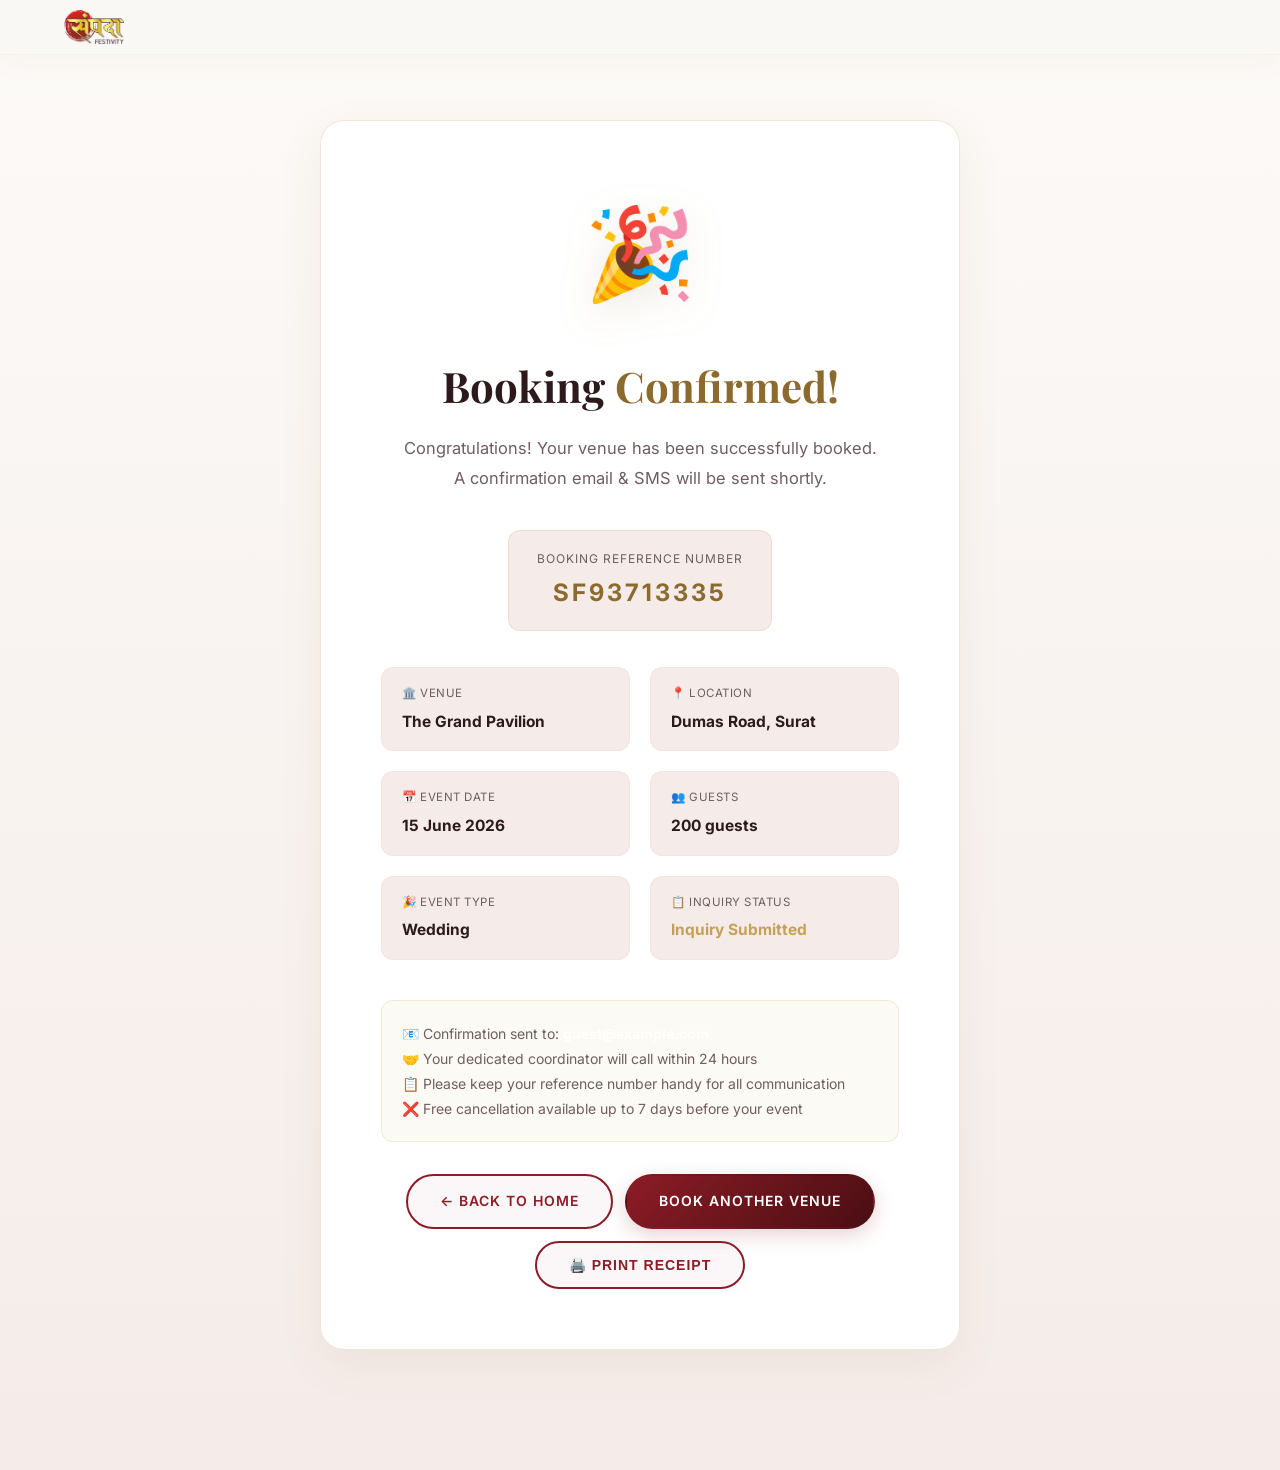
<file: confirmation.html>
<!DOCTYPE html>
<html lang="en">
<head>
  <meta charset="UTF-8"/>
  <meta name="viewport" content="width=device-width, initial-scale=1.0"/>
  <title>Booking Confirmed – Sampada Festivity</title>
  <link rel="preconnect" href="https://fonts.googleapis.com"/>
  <link href="https://fonts.googleapis.com/css2?family=Playfair+Display:wght@400;600;700&family=Inter:wght@300;400;500;600&display=swap" rel="stylesheet"/>
  <link rel="stylesheet" href="css/style.css"/>
  <link rel="icon" type="image/png" href="img/logo.png" />
</head>
<body>
<nav class="navbar scrolled">
  <div class="nav-container">
    <a href="index.html" class="logo"><img src="img/logo.png" alt="Sampada Festivity"></a>
  </div>
</nav>

<div class="confirm-page">
  <div class="confirm-card">
    <div class="confirm-icon">🎉</div>
    <h1>Booking <span class="gold">Confirmed!</span></h1>
    <p>Congratulations! Your venue has been successfully booked.<br/>
    A confirmation email & SMS will be sent shortly.</p>

    <div class="booking-ref">
      <span>Booking Reference Number</span>
      <strong id="refNum">SF00000000</strong>
    </div>

    <div class="confirm-details">
      <div class="confirm-detail-item">
        <span>🏛️ Venue</span>
        <strong id="confVenue">—</strong>
      </div>
      <div class="confirm-detail-item">
        <span>📍 Location</span>
        <strong id="confLocation">—</strong>
      </div>
      <div class="confirm-detail-item">
        <span>📅 Event Date</span>
        <strong id="confDate">—</strong>
      </div>
      <div class="confirm-detail-item">
        <span>👥 Guests</span>
        <strong id="confGuests">—</strong>
      </div>
      <div class="confirm-detail-item">
        <span>🎉 Event Type</span>
        <strong id="confType">—</strong>
      </div>
      <div class="confirm-detail-item">
        <span>📋 Inquiry Status</span>
        <strong id="confTotal" style="color:var(--gold)">Pending Availability Check</strong>
      </div>
    </div>

    <div style="background:rgba(201,168,76,.06);border:1px solid rgba(201,168,76,.2);border-radius:12px;padding:20px;margin-bottom:32px;font-size:14px;color:var(--text-muted);line-height:1.8;text-align:left;">
      📧 Confirmation sent to: <strong id="confEmail" style="color:var(--white)">—</strong><br/>
      🤝 Your dedicated coordinator will call within 24 hours<br/>
      📋 Please keep your reference number handy for all communication<br/>
      ❌ Free cancellation available up to 7 days before your event
    </div>

    <div style="display:flex;gap:12px;justify-content:center;flex-wrap:wrap;">
      <a href="index.html" class="btn btn-outline">← Back to Home</a>
      <a href="venues.html" class="btn btn-primary">Book Another Venue</a>
      <button onclick="window.print()" class="btn btn-outline">🖨️ Print Receipt</button>
    </div>
  </div>
</div>

<script>
let data = {};
try { data = JSON.parse(sessionStorage.getItem('confirmData') || '{}'); } catch(e){}

if(data.ref){
  document.getElementById('refNum').textContent = data.ref;
  document.getElementById('confVenue').textContent = data.venueName || '—';
  document.getElementById('confLocation').textContent = data.venueLocation || '—';
  document.getElementById('confDate').textContent = data.date ? new Date(data.date).toLocaleDateString('en-IN',{dateStyle:'long'}) : '—';
  document.getElementById('confGuests').textContent = data.guests ? data.guests + ' guests' : '—';
  document.getElementById('confType').textContent = data.type || '—';
  document.getElementById('confTotal').textContent = 'Inquiry Submitted';
  document.getElementById('confEmail').textContent = data.email || '—';
  document.title = `Booking ${data.ref} Confirmed – Sampada Festivity`;
} else {
  // Demo mode
  document.getElementById('refNum').textContent = 'SF' + Math.random().toString().slice(2,10).toUpperCase();
  document.getElementById('confVenue').textContent = 'The Grand Pavilion';
  document.getElementById('confLocation').textContent = 'Dumas Road, Surat';
  document.getElementById('confDate').textContent = '15 June 2026';
  document.getElementById('confGuests').textContent = '200 guests';
  document.getElementById('confType').textContent = 'Wedding';
  document.getElementById('confTotal').textContent = 'Inquiry Submitted';
  document.getElementById('confEmail').textContent = 'guest@example.com';
}
</script>
</body>
</html>
</file>
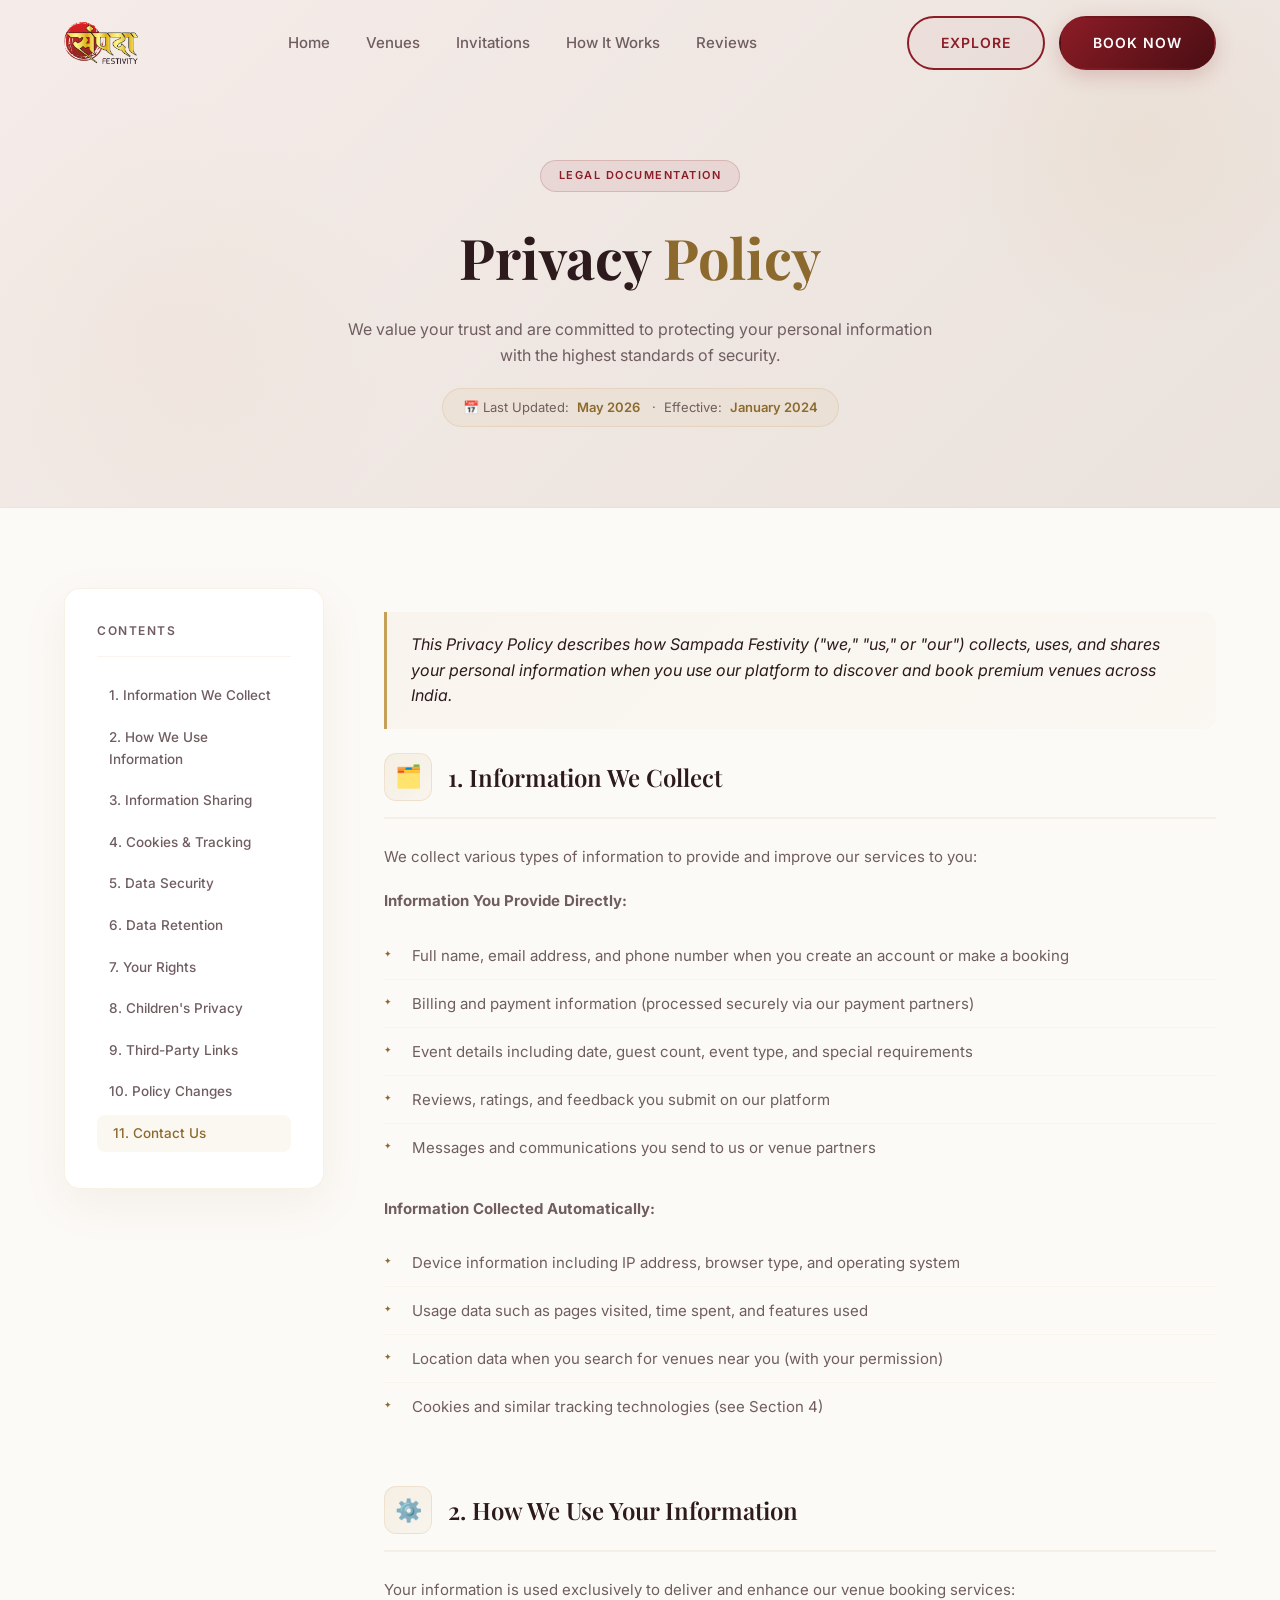
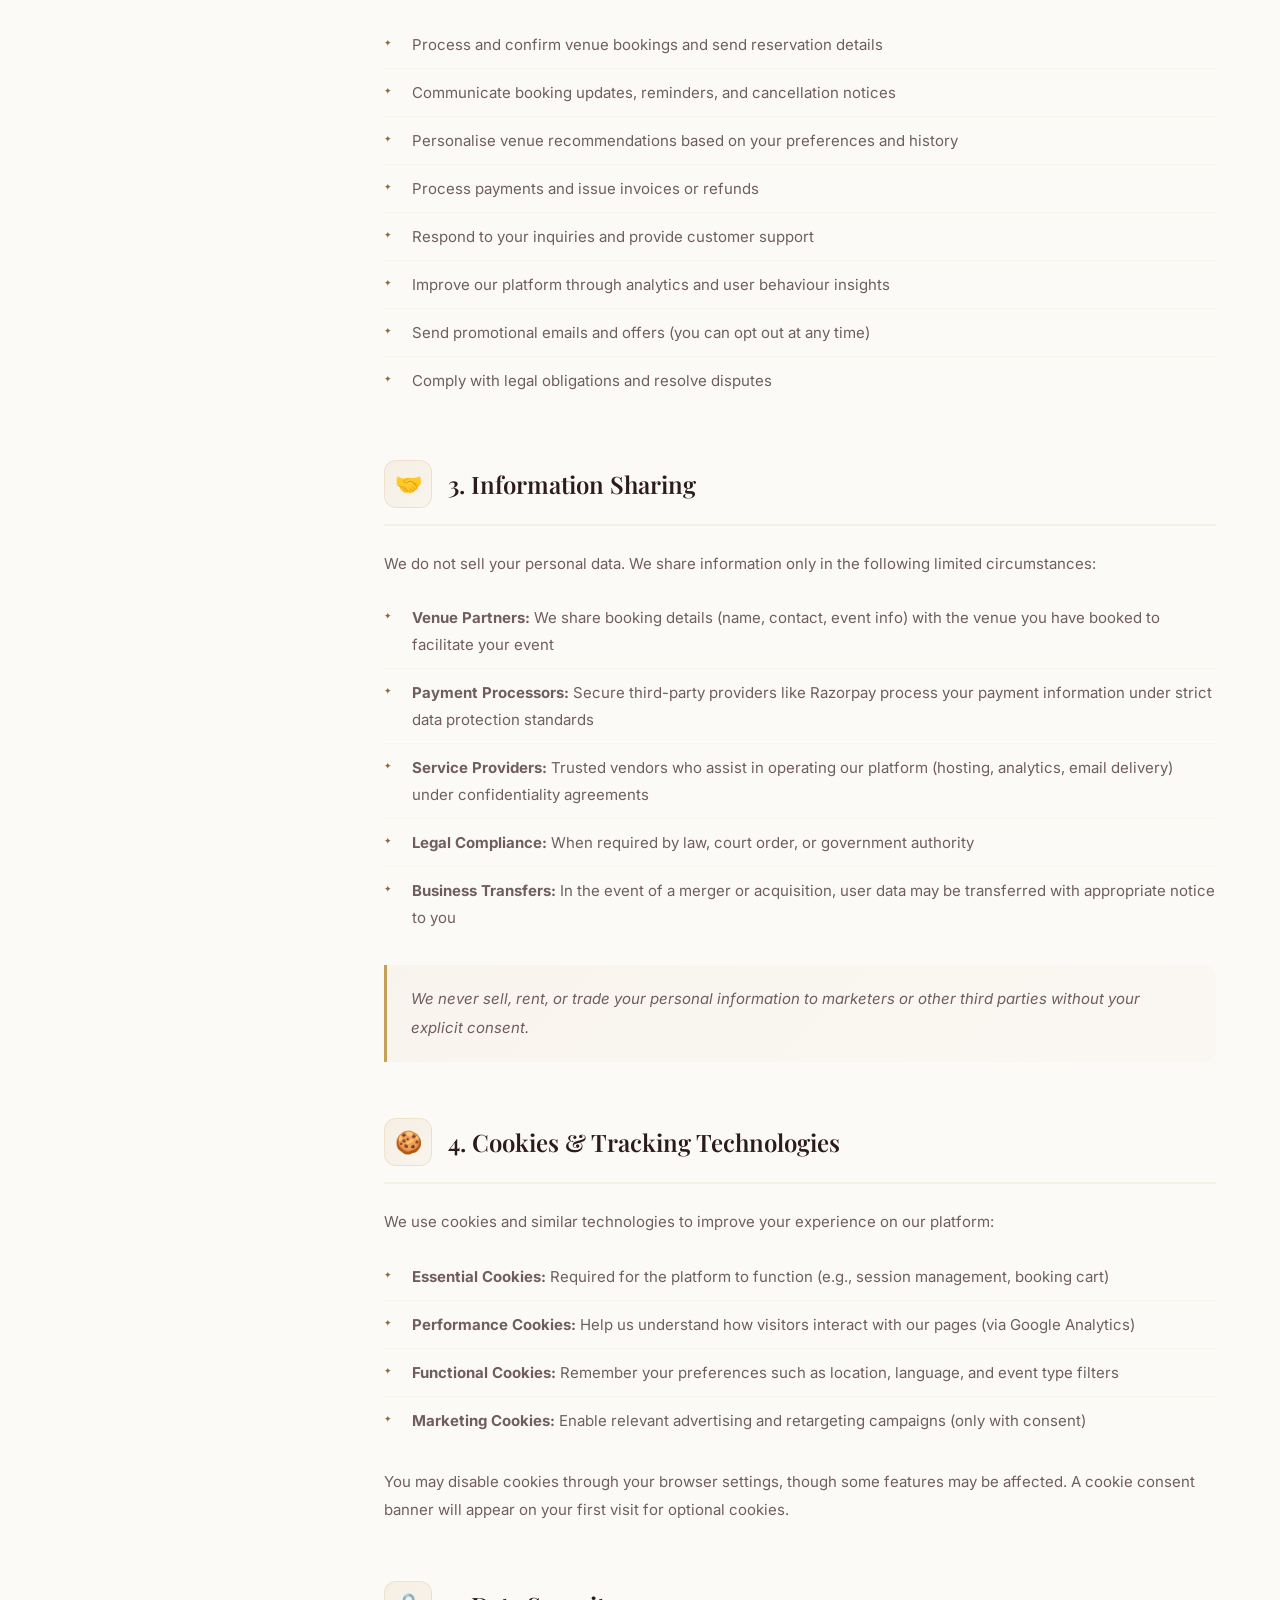
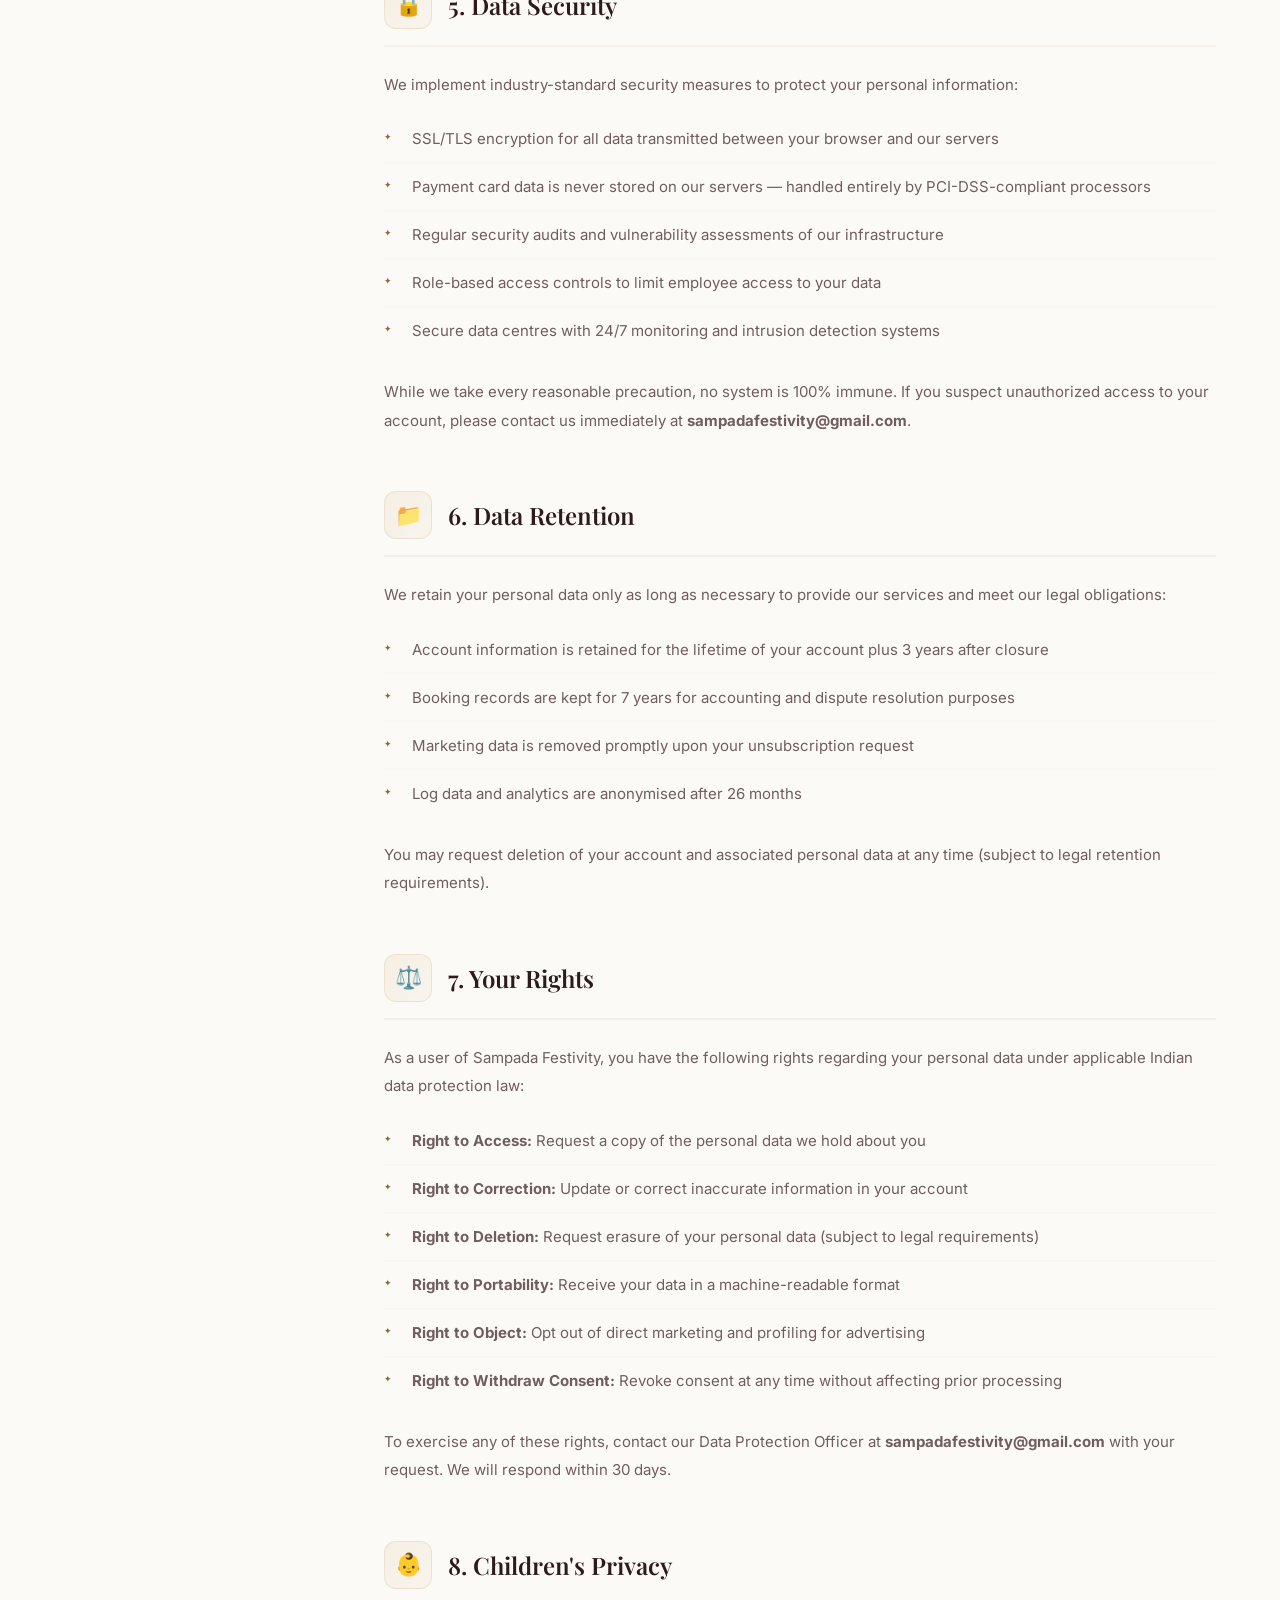
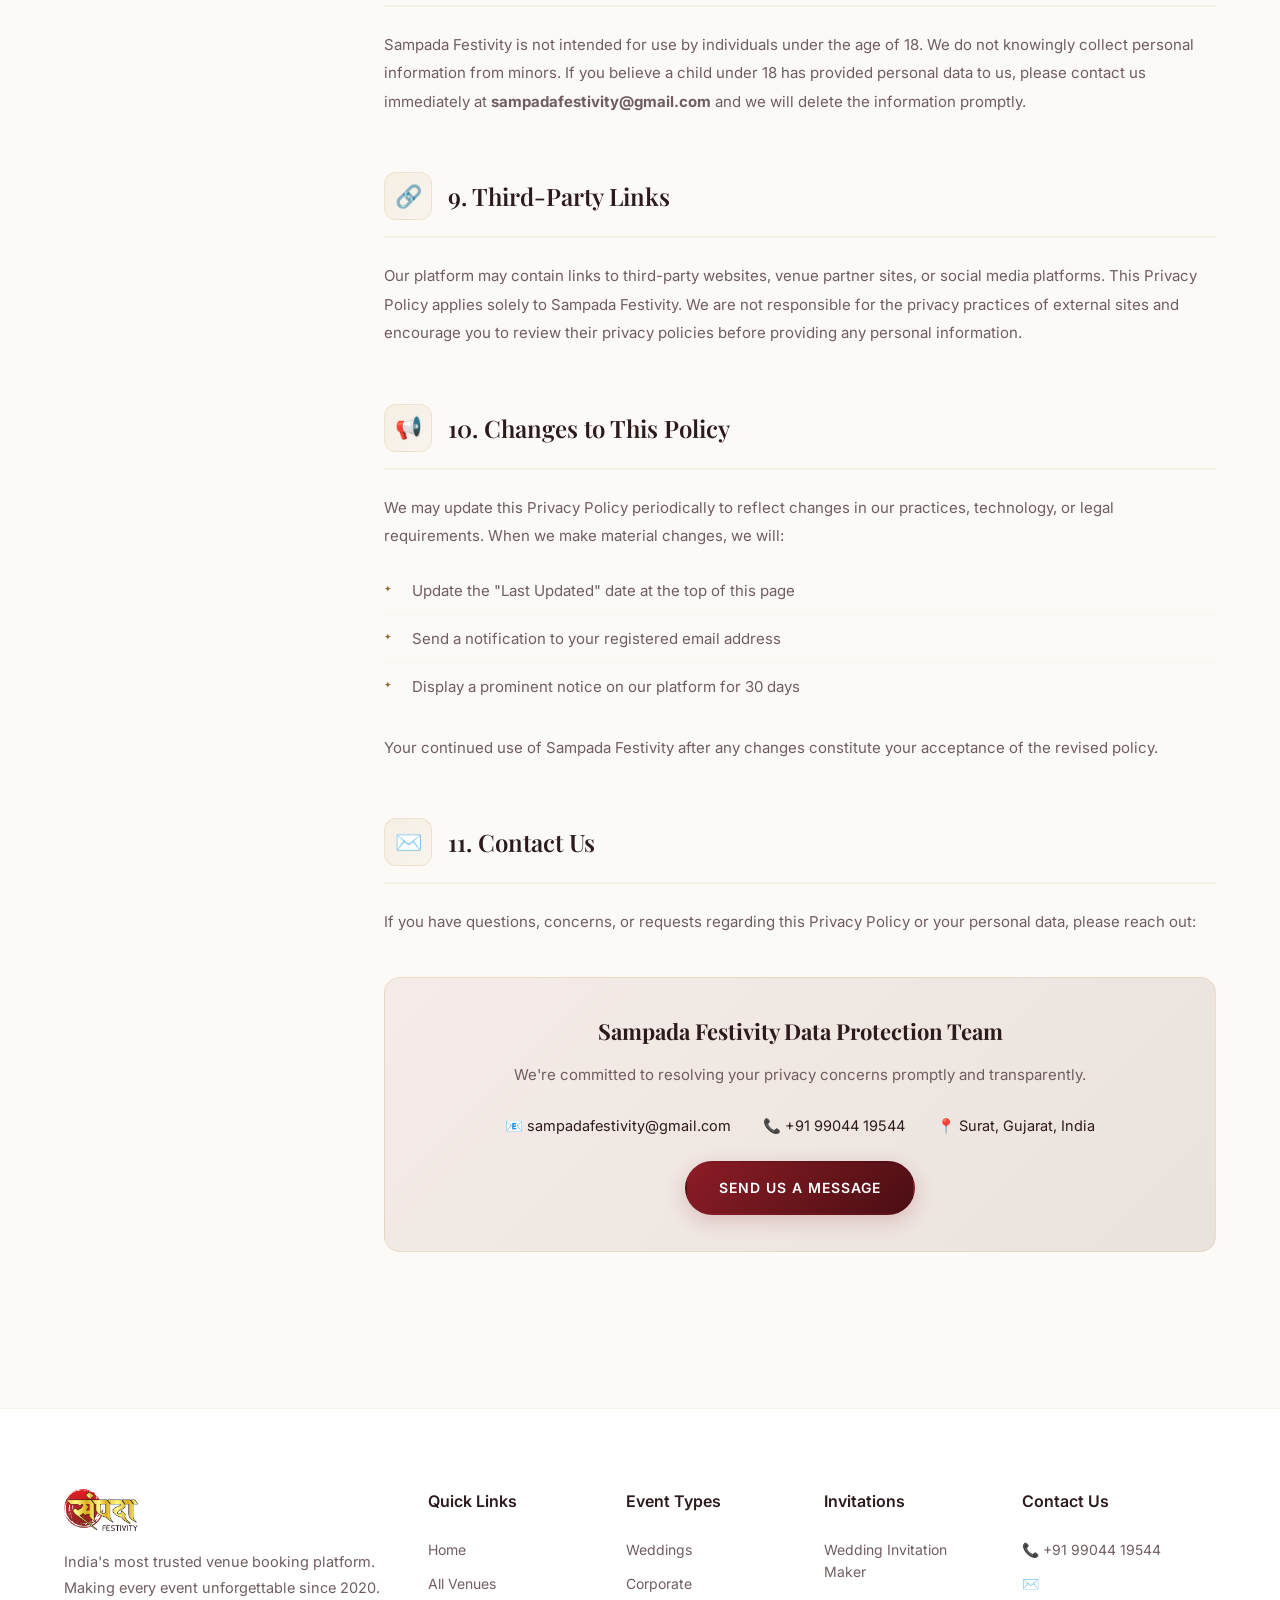
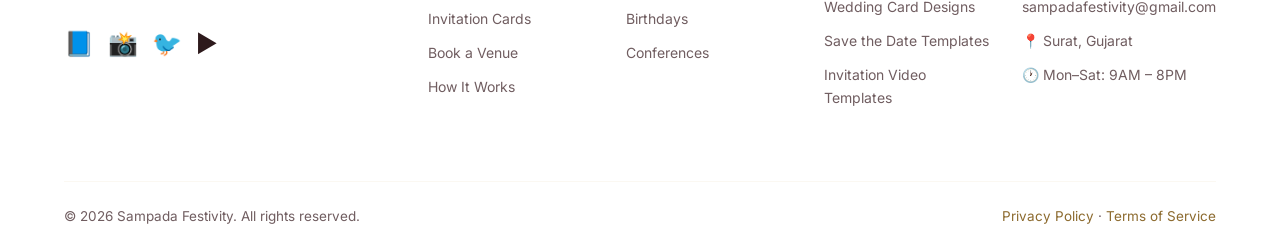
<file: privacy-policy.html>
<!DOCTYPE html>
<html lang="en">

<head>
  <meta charset="UTF-8" />
  <meta name="viewport" content="width=device-width, initial-scale=1.0" />
  <title>Privacy Policy – Sampada Festivity</title>
  <meta name="description"
    content="Sampada Festivity Privacy Policy to understand how we collect, use, and protect your personal information." />
  <link rel="preconnect" href="https://fonts.googleapis.com" />
  <link
    href="https://fonts.googleapis.com/css2?family=Playfair+Display:wght@400;600;700&family=Inter:wght@300;400;500;600&display=swap"
    rel="stylesheet" />
  <link rel="stylesheet" href="css/style.css" />
  <link rel="icon" type="image/png" href="img/logo.png" />
  <style>
    /* ===== POLICY PAGE SPECIFIC STYLES ===== */
    .policy-hero {
      padding: 160px 0 80px;
      background: linear-gradient(135deg, var(--bg-secondary) 0%, var(--bg-tertiary) 100%);
      text-align: center;
      position: relative;
      overflow: hidden;
      border-bottom: 1px solid rgba(197, 160, 89, 0.12);
    }

    .policy-hero::before {
      content: '';
      position: absolute;
      top: -60px;
      right: -60px;
      width: 400px;
      height: 400px;
      background: radial-gradient(circle, rgba(197, 160, 89, 0.08) 0%, transparent 70%);
      border-radius: 50%;
    }

    .policy-hero::after {
      content: '';
      position: absolute;
      bottom: -80px;
      left: -80px;
      width: 500px;
      height: 500px;
      background: radial-gradient(circle, rgba(197, 160, 89, 0.05) 0%, transparent 70%);
      border-radius: 50%;
    }

    .policy-hero-inner {
      position: relative;
      z-index: 2;
    }

    .policy-hero .section-tag {
      margin-bottom: 20px;
    }

    .policy-hero h1 {
      font-family: 'Playfair Display', serif;
      font-size: clamp(36px, 5vw, 56px);
      color: var(--text);
      margin-bottom: 16px;
      font-weight: 700;
    }

    .policy-hero h1 span {
      color: var(--gold-dark);
    }

    .policy-hero p {
      color: var(--text-muted);
      font-size: 16px;
      max-width: 600px;
      margin: 0 auto;
    }

    .policy-meta {
      display: inline-flex;
      align-items: center;
      gap: 8px;
      background: rgba(197, 160, 89, 0.08);
      border: 1px solid rgba(197, 160, 89, 0.2);
      border-radius: 50px;
      padding: 8px 20px;
      font-size: 13px;
      color: var(--text-muted);
      margin-top: 20px;
    }

    .policy-meta span {
      color: var(--gold-dark);
      font-weight: 600;
    }

    /* Policy Layout */
    .policy-layout {
      display: grid;
      grid-template-columns: 260px 1fr;
      gap: 60px;
      padding: 80px 0 100px;
      align-items: start;
    }

    /* Sticky TOC Sidebar */
    .policy-toc {
      position: sticky;
      top: 110px;
      background: var(--white);
      border: 1px solid rgba(197, 160, 89, 0.15);
      border-radius: var(--radius);
      padding: 32px;
      box-shadow: var(--shadow);
    }

    .policy-toc h3 {
      font-size: 12px;
      text-transform: uppercase;
      letter-spacing: 1.5px;
      color: var(--text-muted);
      font-weight: 600;
      margin-bottom: 20px;
      padding-bottom: 16px;
      border-bottom: 1px solid rgba(197, 160, 89, 0.1);
    }

    .policy-toc ul {
      list-style: none;
    }

    .policy-toc ul li {
      margin-bottom: 4px;
    }

    .policy-toc ul li a {
      display: block;
      font-size: 13.5px;
      color: var(--text-muted);
      padding: 8px 12px;
      border-radius: 8px;
      transition: all 0.25s;
      font-weight: 500;
    }

    .policy-toc ul li a:hover,
    .policy-toc ul li a.active-toc {
      background: rgba(197, 160, 89, 0.08);
      color: var(--gold-dark);
      padding-left: 16px;
    }

    /* Policy Content */
    .policy-content {
      min-width: 0;
    }

    .policy-section {
      margin-bottom: 56px;
      scroll-margin-top: 120px;
    }

    .policy-section-header {
      display: flex;
      align-items: center;
      gap: 16px;
      margin-bottom: 24px;
      padding-bottom: 16px;
      border-bottom: 2px solid rgba(197, 160, 89, 0.12);
    }

    .policy-icon {
      width: 48px;
      height: 48px;
      background: linear-gradient(135deg, rgba(197, 160, 89, 0.12), rgba(197, 160, 89, 0.06));
      border: 1px solid rgba(197, 160, 89, 0.2);
      border-radius: 12px;
      display: flex;
      align-items: center;
      justify-content: center;
      font-size: 22px;
      flex-shrink: 0;
    }

    .policy-section h2 {
      font-family: 'Playfair Display', serif;
      font-size: 24px;
      color: var(--text);
      font-weight: 600;
    }

    .policy-section p {
      color: var(--text-muted);
      font-size: 15px;
      line-height: 1.9;
      margin-bottom: 16px;
    }

    .policy-section ul {
      list-style: none;
      padding: 0;
      margin: 16px 0 24px;
    }

    .policy-section ul li {
      color: var(--text-muted);
      font-size: 15px;
      line-height: 1.8;
      padding: 10px 0 10px 28px;
      border-bottom: 1px solid rgba(197, 160, 89, 0.06);
      position: relative;
    }

    .policy-section ul li::before {
      content: '✦';
      position: absolute;
      left: 0;
      color: var(--gold-dark);
      font-size: 9px;
      top: 14px;
    }

    .policy-section ul li:last-child {
      border-bottom: none;
    }

    .policy-highlight {
      background: linear-gradient(135deg, rgba(197, 160, 89, 0.06), rgba(197, 160, 89, 0.03));
      border-left: 3px solid var(--gold);
      border-radius: 0 12px 12px 0;
      padding: 20px 24px;
      margin: 24px 0;
    }

    .policy-highlight p {
      margin-bottom: 0;
      font-style: italic;
    }

    .policy-contact-card {
      background: linear-gradient(135deg, var(--bg-secondary), var(--bg-tertiary));
      border: 1px solid rgba(197, 160, 89, 0.2);
      border-radius: var(--radius);
      padding: 36px;
      text-align: center;
      margin-top: 40px;
    }

    .policy-contact-card h3 {
      font-family: 'Playfair Display', serif;
      font-size: 22px;
      margin-bottom: 12px;
      color: var(--text);
    }

    .policy-contact-card p {
      color: var(--text-muted);
      margin-bottom: 24px;
    }

    .contact-details {
      display: flex;
      justify-content: center;
      gap: 32px;
      flex-wrap: wrap;
      margin-bottom: 24px;
    }

    .contact-item {
      display: flex;
      align-items: center;
      gap: 8px;
      font-size: 14.5px;
      color: var(--text);
    }

    /* Responsive */
    @media (max-width: 900px) {
      .policy-layout {
        grid-template-columns: 1fr;
      }

      .policy-toc {
        position: static;
        display: none;
      }
    }
  </style>
</head>

<body>

  <!-- NAVBAR -->
  <nav class="navbar scrolled" id="navbar">
    <div class="nav-container">
      <a href="index.html" class="logo"><img src="img/logo.png" alt="Sampada Festivity"></a>
      <ul class="nav-links">
        <li><a href="index.html">Home</a></li>
        <li><a href="venues.html">Venues</a></li>
        <li><a href="invitations.html">Invitations</a></li>
        <li><a href="index.html#how-it-works">How It Works</a></li>
        <li><a href="index.html#testimonials">Reviews</a></li>
      </ul>
      <div class="nav-actions">
        <a href="venues.html" class="btn btn-outline">Explore</a>
        <a href="booking.html" class="btn btn-primary">Book Now</a>
      </div>
      <button class="hamburger" id="hamburger">&#9776;</button>
    </div>
  </nav>

  <!-- HERO -->
  <section class="policy-hero">
    <div class="container policy-hero-inner">
      <span class="section-tag">Legal Documentation</span>
      <h1>Privacy <span>Policy</span></h1>
      <p>We value your trust and are committed to protecting your personal information with the highest standards of
        security.</p>
      <div class="policy-meta">📅 Last Updated: <span>May 2026</span> &nbsp;·&nbsp; Effective: <span>January 2024</span>
      </div>
    </div>
  </section>

  <!-- POLICY BODY -->
  <section>
    <div class="container">
      <div class="policy-layout">

        <!-- TABLE OF CONTENTS -->
        <aside class="policy-toc">
          <h3>Contents</h3>
          <ul>
            <li><a href="#information-collect" class="active-toc">1. Information We Collect</a></li>
            <li><a href="#how-we-use">2. How We Use Information</a></li>
            <li><a href="#sharing">3. Information Sharing</a></li>
            <li><a href="#cookies">4. Cookies & Tracking</a></li>
            <li><a href="#security">5. Data Security</a></li>
            <li><a href="#retention">6. Data Retention</a></li>
            <li><a href="#your-rights">7. Your Rights</a></li>
            <li><a href="#children">8. Children's Privacy</a></li>
            <li><a href="#third-party">9. Third-Party Links</a></li>
            <li><a href="#changes">10. Policy Changes</a></li>
            <li><a href="#contact-privacy">11. Contact Us</a></li>
          </ul>
        </aside>

        <!-- MAIN CONTENT -->
        <div class="policy-content">

          <div class="policy-highlight">
            <p>This Privacy Policy describes how Sampada Festivity ("we," "us," or "our") collects, uses, and shares
              your personal information when you use our platform to discover and book premium venues across India.</p>
          </div>

          <!-- 1 -->
          <div class="policy-section" id="information-collect">
            <div class="policy-section-header">
              <div class="policy-icon">🗂️</div>
              <h2>1. Information We Collect</h2>
            </div>
            <p>We collect various types of information to provide and improve our services to you:</p>

            <p><strong>Information You Provide Directly:</strong></p>
            <ul>
              <li>Full name, email address, and phone number when you create an account or make a booking</li>
              <li>Billing and payment information (processed securely via our payment partners)</li>
              <li>Event details including date, guest count, event type, and special requirements</li>
              <li>Reviews, ratings, and feedback you submit on our platform</li>
              <li>Messages and communications you send to us or venue partners</li>
            </ul>

            <p><strong>Information Collected Automatically:</strong></p>
            <ul>
              <li>Device information including IP address, browser type, and operating system</li>
              <li>Usage data such as pages visited, time spent, and features used</li>
              <li>Location data when you search for venues near you (with your permission)</li>
              <li>Cookies and similar tracking technologies (see Section 4)</li>
            </ul>
          </div>

          <!-- 2 -->
          <div class="policy-section" id="how-we-use">
            <div class="policy-section-header">
              <div class="policy-icon">⚙️</div>
              <h2>2. How We Use Your Information</h2>
            </div>
            <p>Your information is used exclusively to deliver and enhance our venue booking services:</p>
            <ul>
              <li>Process and confirm venue bookings and send reservation details</li>
              <li>Communicate booking updates, reminders, and cancellation notices</li>
              <li>Personalise venue recommendations based on your preferences and history</li>
              <li>Process payments and issue invoices or refunds</li>
              <li>Respond to your inquiries and provide customer support</li>
              <li>Improve our platform through analytics and user behaviour insights</li>
              <li>Send promotional emails and offers (you can opt out at any time)</li>
              <li>Comply with legal obligations and resolve disputes</li>
            </ul>
          </div>

          <!-- 3 -->
          <div class="policy-section" id="sharing">
            <div class="policy-section-header">
              <div class="policy-icon">🤝</div>
              <h2>3. Information Sharing</h2>
            </div>
            <p>We do not sell your personal data. We share information only in the following limited circumstances:</p>
            <ul>
              <li><strong>Venue Partners:</strong> We share booking details (name, contact, event info) with the venue
                you have booked to facilitate your event</li>
              <li><strong>Payment Processors:</strong> Secure third-party providers like Razorpay process your payment
                information under strict data protection standards</li>
              <li><strong>Service Providers:</strong> Trusted vendors who assist in operating our platform (hosting,
                analytics, email delivery) under confidentiality agreements</li>
              <li><strong>Legal Compliance:</strong> When required by law, court order, or government authority</li>
              <li><strong>Business Transfers:</strong> In the event of a merger or acquisition, user data may be
                transferred with appropriate notice to you</li>
            </ul>

            <div class="policy-highlight">
              <p>We never sell, rent, or trade your personal information to marketers or other third parties without
                your explicit consent.</p>
            </div>
          </div>

          <!-- 4 -->
          <div class="policy-section" id="cookies">
            <div class="policy-section-header">
              <div class="policy-icon">🍪</div>
              <h2>4. Cookies & Tracking Technologies</h2>
            </div>
            <p>We use cookies and similar technologies to improve your experience on our platform:</p>
            <ul>
              <li><strong>Essential Cookies:</strong> Required for the platform to function (e.g., session management,
                booking cart)</li>
              <li><strong>Performance Cookies:</strong> Help us understand how visitors interact with our pages (via
                Google Analytics)</li>
              <li><strong>Functional Cookies:</strong> Remember your preferences such as location, language, and event
                type filters</li>
              <li><strong>Marketing Cookies:</strong> Enable relevant advertising and retargeting campaigns (only with
                consent)</li>
            </ul>
            <p>You may disable cookies through your browser settings, though some features may be affected. A cookie
              consent banner will appear on your first visit for optional cookies.</p>
          </div>

          <!-- 5 -->
          <div class="policy-section" id="security">
            <div class="policy-section-header">
              <div class="policy-icon">🔒</div>
              <h2>5. Data Security</h2>
            </div>
            <p>We implement industry-standard security measures to protect your personal information:</p>
            <ul>
              <li>SSL/TLS encryption for all data transmitted between your browser and our servers</li>
              <li>Payment card data is never stored on our servers — handled entirely by PCI-DSS-compliant processors
              </li>
              <li>Regular security audits and vulnerability assessments of our infrastructure</li>
              <li>Role-based access controls to limit employee access to your data</li>
              <li>Secure data centres with 24/7 monitoring and intrusion detection systems</li>
            </ul>
            <p>While we take every reasonable precaution, no system is 100% immune. If you suspect unauthorized access
              to your account, please contact us immediately at <strong>sampadafestivity@gmail.com</strong>.</p>
          </div>

          <!-- 6 -->
          <div class="policy-section" id="retention">
            <div class="policy-section-header">
              <div class="policy-icon">📁</div>
              <h2>6. Data Retention</h2>
            </div>
            <p>We retain your personal data only as long as necessary to provide our services and meet our legal
              obligations:</p>
            <ul>
              <li>Account information is retained for the lifetime of your account plus 3 years after closure</li>
              <li>Booking records are kept for 7 years for accounting and dispute resolution purposes</li>
              <li>Marketing data is removed promptly upon your unsubscription request</li>
              <li>Log data and analytics are anonymised after 26 months</li>
            </ul>
            <p>You may request deletion of your account and associated personal data at any time (subject to legal
              retention requirements).</p>
          </div>

          <!-- 7 -->
          <div class="policy-section" id="your-rights">
            <div class="policy-section-header">
              <div class="policy-icon">⚖️</div>
              <h2>7. Your Rights</h2>
            </div>
            <p>As a user of Sampada Festivity, you have the following rights regarding your personal data under applicable
              Indian data protection law:</p>
            <ul>
              <li><strong>Right to Access:</strong> Request a copy of the personal data we hold about you</li>
              <li><strong>Right to Correction:</strong> Update or correct inaccurate information in your account</li>
              <li><strong>Right to Deletion:</strong> Request erasure of your personal data (subject to legal
                requirements)</li>
              <li><strong>Right to Portability:</strong> Receive your data in a machine-readable format</li>
              <li><strong>Right to Object:</strong> Opt out of direct marketing and profiling for advertising</li>
              <li><strong>Right to Withdraw Consent:</strong> Revoke consent at any time without affecting prior
                processing</li>
            </ul>
            <p>To exercise any of these rights, contact our Data Protection Officer at
              <strong>sampadafestivity@gmail.com</strong> with your request. We will respond within 30 days.
            </p>
          </div>

          <!-- 8 -->
          <div class="policy-section" id="children">
            <div class="policy-section-header">
              <div class="policy-icon">👶</div>
              <h2>8. Children's Privacy</h2>
            </div>
            <p>Sampada Festivity is not intended for use by individuals under the age of 18. We do not knowingly collect
              personal information from minors. If you believe a child under 18 has provided personal data to us, please
              contact us immediately at <strong>sampadafestivity@gmail.com</strong> and we will delete the information
              promptly.</p>
          </div>

          <!-- 9 -->
          <div class="policy-section" id="third-party">
            <div class="policy-section-header">
              <div class="policy-icon">🔗</div>
              <h2>9. Third-Party Links</h2>
            </div>
            <p>Our platform may contain links to third-party websites, venue partner sites, or social media platforms.
              This Privacy Policy applies solely to Sampada Festivity. We are not responsible for the privacy practices of
              external sites and encourage you to review their privacy policies before providing any personal
              information.</p>
          </div>

          <!-- 10 -->
          <div class="policy-section" id="changes">
            <div class="policy-section-header">
              <div class="policy-icon">📢</div>
              <h2>10. Changes to This Policy</h2>
            </div>
            <p>We may update this Privacy Policy periodically to reflect changes in our practices, technology, or legal
              requirements. When we make material changes, we will:</p>
            <ul>
              <li>Update the "Last Updated" date at the top of this page</li>
              <li>Send a notification to your registered email address</li>
              <li>Display a prominent notice on our platform for 30 days</li>
            </ul>
            <p>Your continued use of Sampada Festivity after any changes constitute your acceptance of the revised policy.</p>
          </div>

          <!-- 11 Contact -->
          <div class="policy-section" id="contact-privacy">
            <div class="policy-section-header">
              <div class="policy-icon">✉️</div>
              <h2>11. Contact Us</h2>
            </div>
            <p>If you have questions, concerns, or requests regarding this Privacy Policy or your personal data, please
              reach out:</p>

            <div class="policy-contact-card">
              <h3>Sampada Festivity Data Protection Team</h3>
              <p>We're committed to resolving your privacy concerns promptly and transparently.</p>
              <div class="contact-details">
                <div class="contact-item">📧 sampadafestivity@gmail.com</div>
                <div class="contact-item">📞 +91 99044 19544</div>
                <div class="contact-item">📍 Surat, Gujarat, India</div>
              </div>
              <a href="mailto:sampadafestivity@gmail.com" class="btn btn-primary">Send Us a Message</a>
            </div>
          </div>

        </div><!-- end policy-content -->
      </div><!-- end policy-layout -->
    </div>
  </section>

  <!-- FOOTER -->
  <footer class="footer">
    <div class="container">
      <div class="footer-grid">
        <div class="footer-brand">
          <a href="index.html" class="logo"><img src="img/logo.png" alt="Sampada Festivity"></a>
          <p>India's most trusted venue booking platform. Making every event unforgettable since 2020.</p>
          <div class="social-links">
            <a href="#">📘</a><a href="#">📸</a><a href="#">🐦</a><a href="#">▶️</a>
          </div>
        </div>
        <div class="footer-col">
          <h4>Quick Links</h4>
          <ul>
            <li><a href="index.html">Home</a></li>
            <li><a href="venues.html">All Venues</a></li>
            <li><a href="invitations.html">Invitation Cards</a></li>
            <li><a href="booking.html">Book a Venue</a></li>
            <li><a href="index.html#how-it-works">How It Works</a></li>
          </ul>
        </div>
        <div class="footer-col">
          <h4>Event Types</h4>
          <ul>
            <li><a href="venues.html?type=Wedding">Weddings</a></li>
            <li><a href="venues.html?type=Corporate">Corporate</a></li>
            <li><a href="venues.html?type=Birthday">Birthdays</a></li>
            <li><a href="venues.html?type=Conference">Conferences</a></li>
          </ul>
        </div>
        <div class="footer-col">
          <h4>Invitations</h4>
          <ul>
            <li><a href="invitations.html?tab=customize">Wedding Invitation Maker</a></li>
            <li><a href="invitations.html">Wedding Card Designs</a></li>
            <li><a href="invitations.html?tab=explore">Save the Date Templates</a></li>
            <li><a href="invitations.html">Invitation Video Templates</a></li>
          </ul>
        </div>
        <div class="footer-col">
          <h4>Contact Us</h4>
          <ul>
            <li>📞 +91 99044 19544</li>
            <li>✉️ sampadafestivity@gmail.com</li>
            <li>📍 Surat, Gujarat</li>
            <li>🕐 Mon–Sat: 9AM – 8PM</li>
          </ul>
        </div>
      </div>
      <div class="footer-bottom">
        <p>&copy; 2026 Sampada Festivity. All rights reserved.</p>
        <p><a href="privacy-policy.html" style="color:var(--gold-dark);">Privacy Policy</a> · <a
            href="terms-conditions.html" style="color:var(--gold-dark);">Terms of Service</a></p>
      </div>
    </div>
  </footer>

  <script>
    // Navbar scroll
    window.addEventListener('scroll', () => {
      document.getElementById('navbar').classList.toggle('scrolled', window.scrollY > 10);
    });

    // Active TOC highlight on scroll
    const sections = document.querySelectorAll('.policy-section');
    const tocLinks = document.querySelectorAll('.policy-toc a');

    const observer = new IntersectionObserver((entries) => {
      entries.forEach(entry => {
        if (entry.isIntersecting) {
          tocLinks.forEach(link => link.classList.remove('active-toc'));
          const id = entry.target.getAttribute('id');
          const activeLink = document.querySelector(`.policy-toc a[href="#${id}"]`);
          if (activeLink) activeLink.classList.add('active-toc');
        }
      });
    }, { rootMargin: '-30% 0px -60% 0px' });

    sections.forEach(section => observer.observe(section));
  </script>
</body>

</html>
</file>
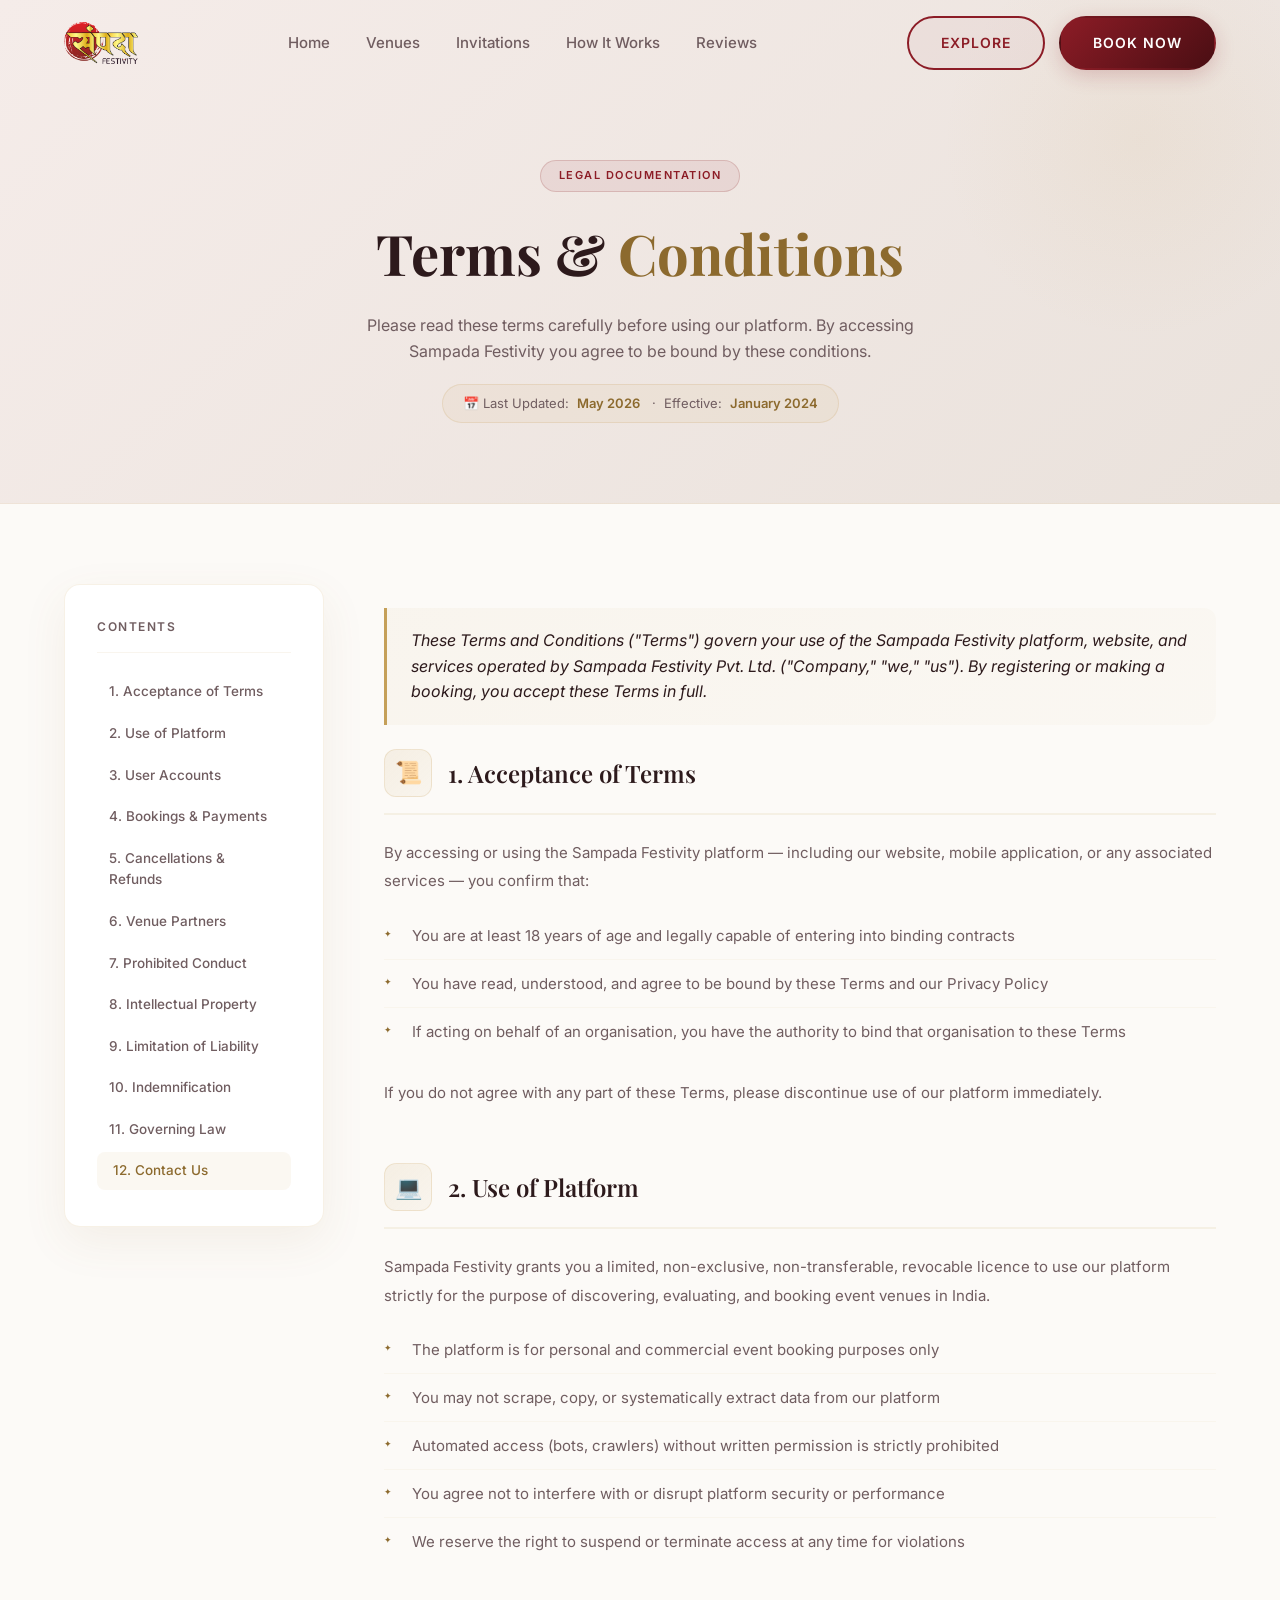
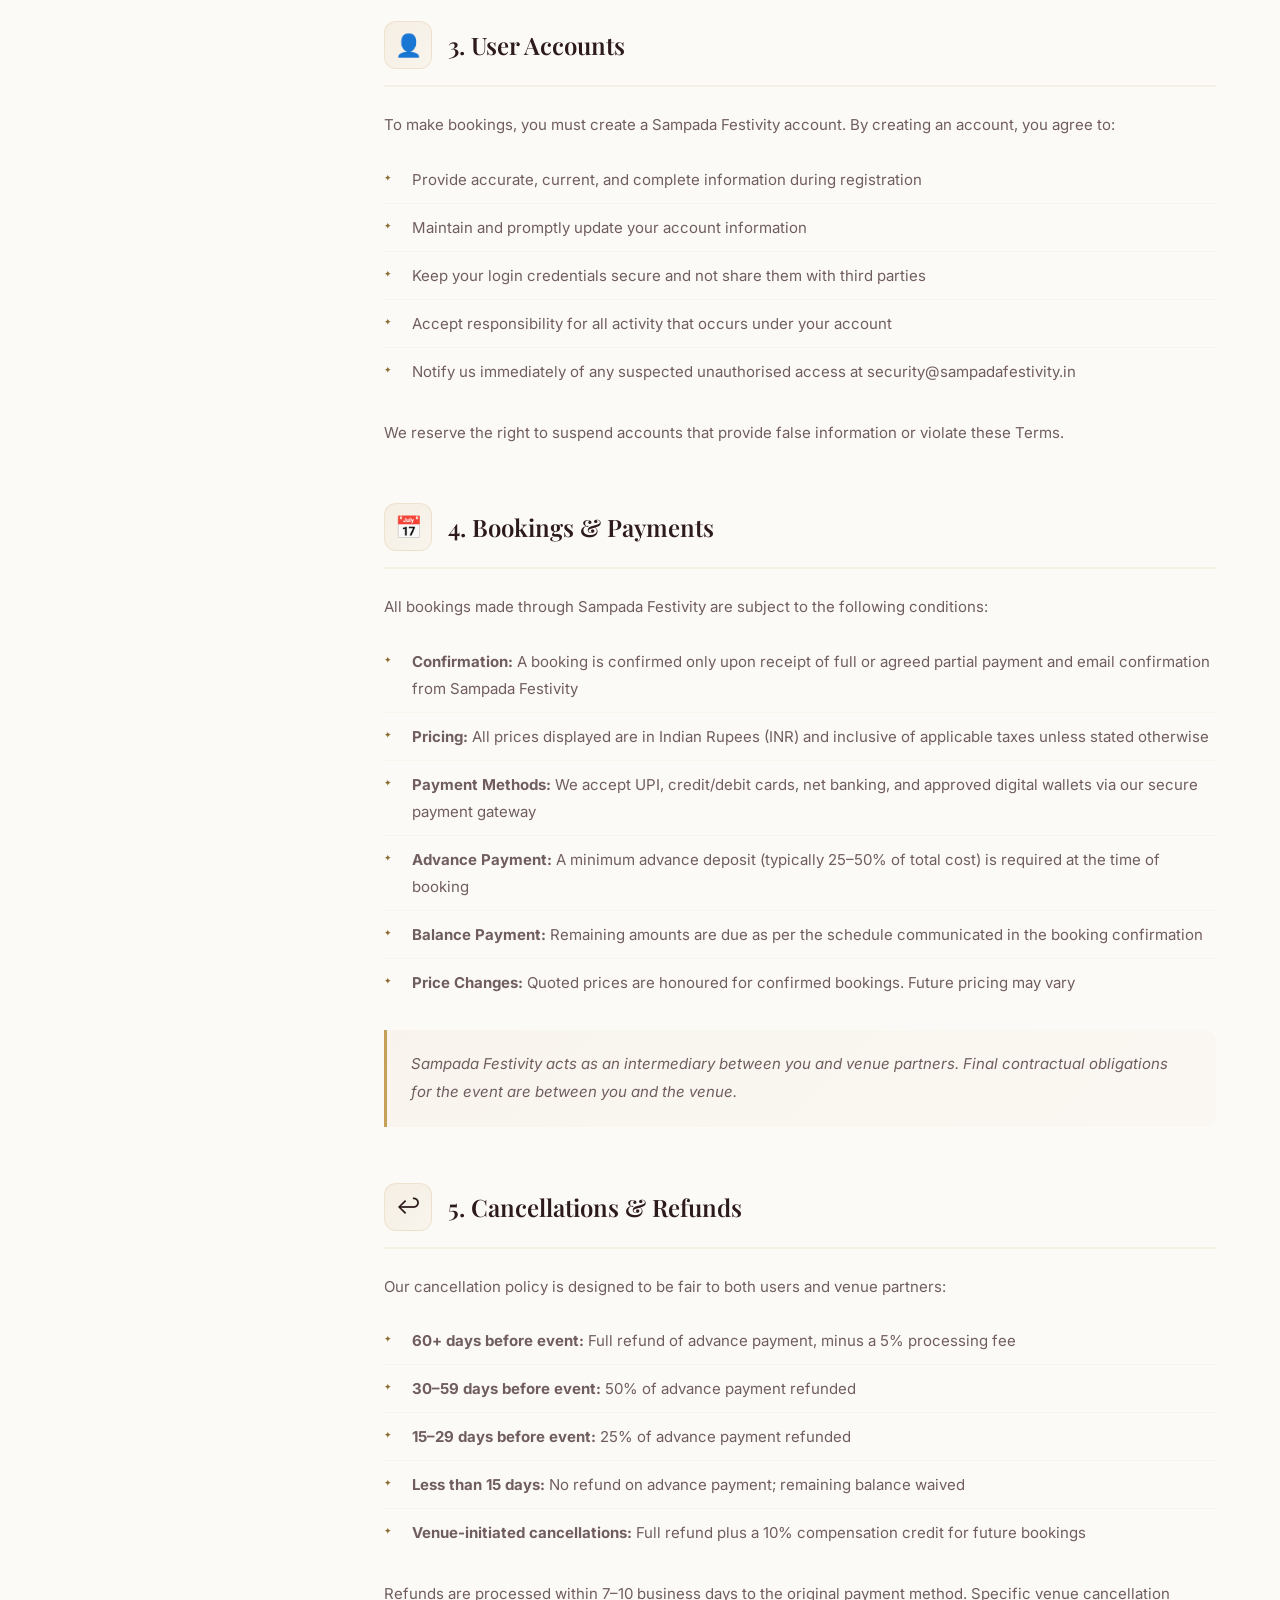
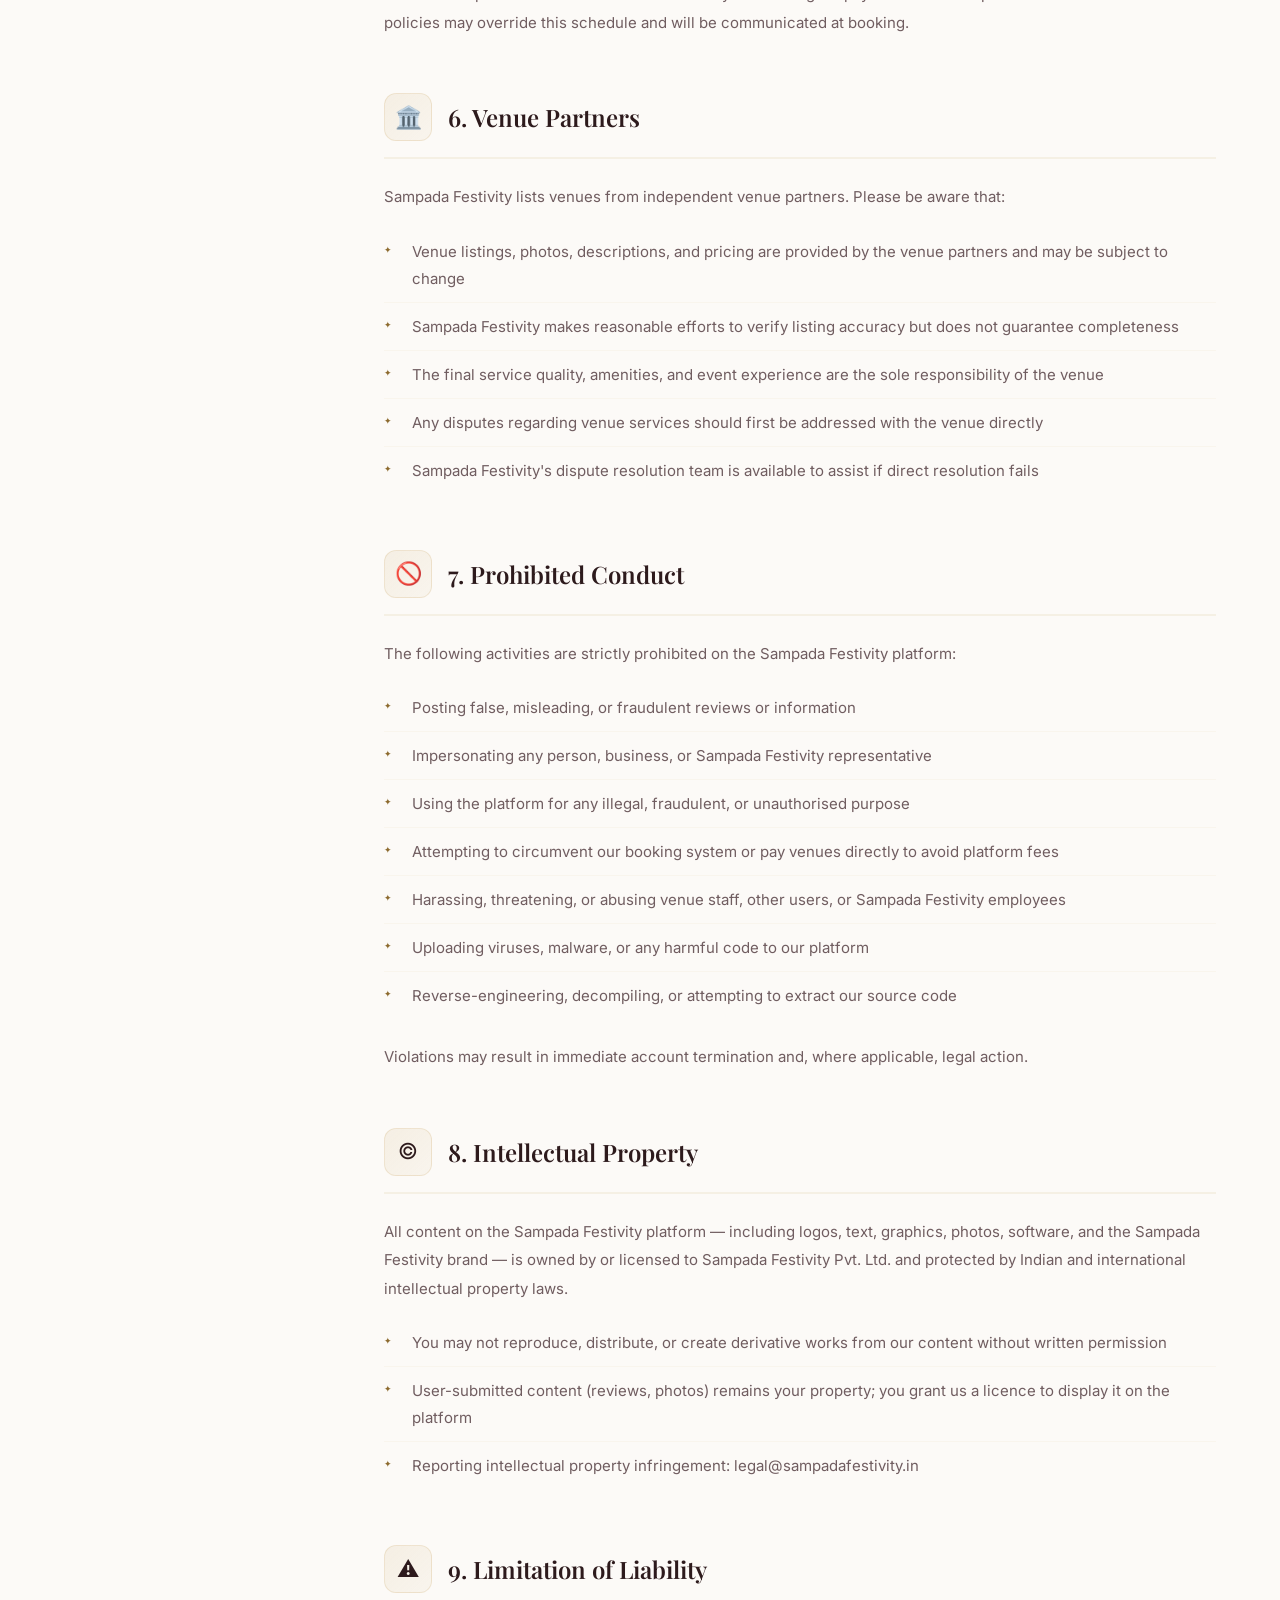
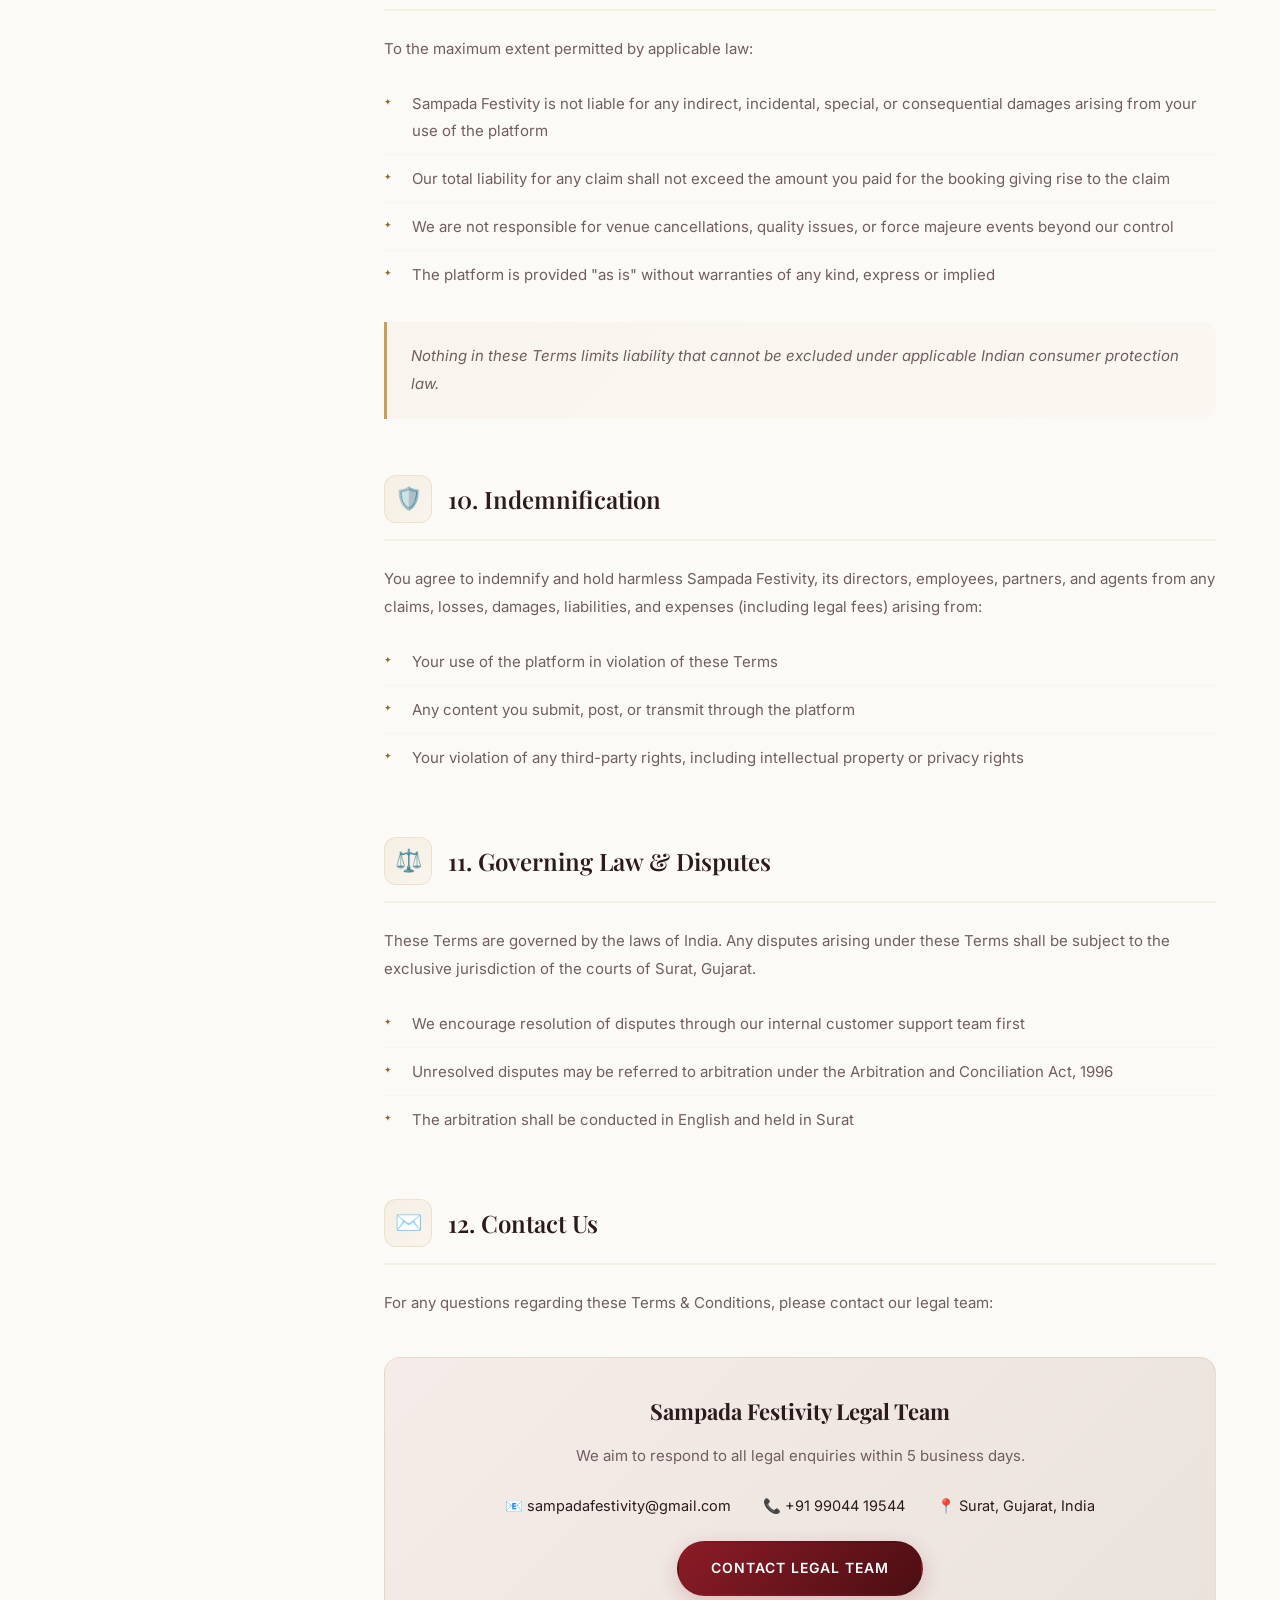
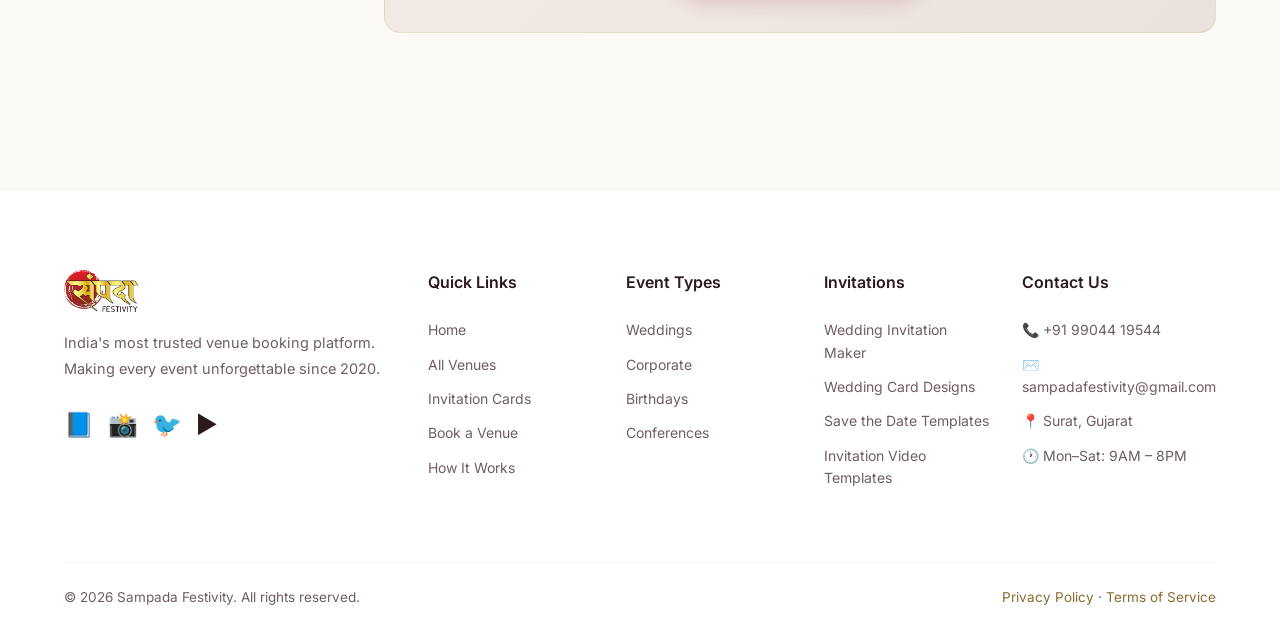
<file: terms-conditions.html>
<!DOCTYPE html>
<html lang="en">
<head>
  <meta charset="UTF-8" />
  <meta name="viewport" content="width=device-width, initial-scale=1.0" />
  <title>Terms & Conditions – Sampada Festivity</title>
  <meta name="description" content="Read Sampada Festivity's Terms and Conditions governing use of our venue booking platform." />
  <link rel="preconnect" href="https://fonts.googleapis.com" />
  <link href="https://fonts.googleapis.com/css2?family=Playfair+Display:wght@400;600;700&family=Inter:wght@300;400;500;600&display=swap" rel="stylesheet" />
  <link rel="stylesheet" href="css/style.css" />
  <link rel="icon" type="image/png" href="img/logo.png" />
  <style>
    .policy-hero {
      padding: 160px 0 80px;
      background: linear-gradient(135deg, var(--bg-secondary) 0%, var(--bg-tertiary) 100%);
      text-align: center;
      position: relative;
      overflow: hidden;
      border-bottom: 1px solid rgba(197,160,89,0.12);
    }
    .policy-hero::before {
      content: '';
      position: absolute;
      top: -60px; right: -60px;
      width: 400px; height: 400px;
      background: radial-gradient(circle, rgba(197,160,89,0.08) 0%, transparent 70%);
      border-radius: 50%;
    }
    .policy-hero-inner { position: relative; z-index: 2; }
    .policy-hero h1 {
      font-family: 'Playfair Display', serif;
      font-size: clamp(36px, 5vw, 56px);
      color: var(--text);
      margin-bottom: 16px;
      font-weight: 700;
    }
    .policy-hero h1 span { color: var(--gold-dark); }
    .policy-hero p { color: var(--text-muted); font-size: 16px; max-width: 600px; margin: 0 auto; }
    .policy-meta {
      display: inline-flex; align-items: center; gap: 8px;
      background: rgba(197,160,89,0.08);
      border: 1px solid rgba(197,160,89,0.2);
      border-radius: 50px; padding: 8px 20px;
      font-size: 13px; color: var(--text-muted); margin-top: 20px;
    }
    .policy-meta span { color: var(--gold-dark); font-weight: 600; }

    .policy-layout {
      display: grid;
      grid-template-columns: 260px 1fr;
      gap: 60px;
      padding: 80px 0 100px;
      align-items: start;
    }
    .policy-toc {
      position: sticky; top: 110px;
      background: var(--white);
      border: 1px solid rgba(197,160,89,0.15);
      border-radius: var(--radius);
      padding: 32px;
      box-shadow: var(--shadow);
    }
    .policy-toc h3 {
      font-size: 12px; text-transform: uppercase; letter-spacing: 1.5px;
      color: var(--text-muted); font-weight: 600;
      margin-bottom: 20px; padding-bottom: 16px;
      border-bottom: 1px solid rgba(197,160,89,0.1);
    }
    .policy-toc ul { list-style: none; }
    .policy-toc ul li { margin-bottom: 4px; }
    .policy-toc ul li a {
      display: block; font-size: 13.5px; color: var(--text-muted);
      padding: 8px 12px; border-radius: 8px;
      transition: all 0.25s; font-weight: 500;
    }
    .policy-toc ul li a:hover, .policy-toc ul li a.active-toc {
      background: rgba(197,160,89,0.08); color: var(--gold-dark); padding-left: 16px;
    }

    .policy-section { margin-bottom: 56px; scroll-margin-top: 120px; }
    .policy-section-header {
      display: flex; align-items: center; gap: 16px;
      margin-bottom: 24px; padding-bottom: 16px;
      border-bottom: 2px solid rgba(197,160,89,0.12);
    }
    .policy-icon {
      width: 48px; height: 48px;
      background: linear-gradient(135deg, rgba(197,160,89,0.12), rgba(197,160,89,0.06));
      border: 1px solid rgba(197,160,89,0.2);
      border-radius: 12px;
      display: flex; align-items: center; justify-content: center;
      font-size: 22px; flex-shrink: 0;
    }
    .policy-section h2 { font-family: 'Playfair Display', serif; font-size: 24px; color: var(--text); font-weight: 600; }
    .policy-section p { color: var(--text-muted); font-size: 15px; line-height: 1.9; margin-bottom: 16px; }
    .policy-section ul { list-style: none; padding: 0; margin: 16px 0 24px; }
    .policy-section ul li {
      color: var(--text-muted); font-size: 15px; line-height: 1.8;
      padding: 10px 0 10px 28px;
      border-bottom: 1px solid rgba(197,160,89,0.06);
      position: relative;
    }
    .policy-section ul li::before {
      content: '✦'; position: absolute; left: 0;
      color: var(--gold-dark); font-size: 9px; top: 14px;
    }
    .policy-section ul li:last-child { border-bottom: none; }
    .policy-highlight {
      background: linear-gradient(135deg, rgba(197,160,89,0.06), rgba(197,160,89,0.03));
      border-left: 3px solid var(--gold);
      border-radius: 0 12px 12px 0;
      padding: 20px 24px; margin: 24px 0;
    }
    .policy-highlight p { margin-bottom: 0; font-style: italic; }
    .policy-contact-card {
      background: linear-gradient(135deg, var(--bg-secondary), var(--bg-tertiary));
      border: 1px solid rgba(197,160,89,0.2);
      border-radius: var(--radius);
      padding: 36px; text-align: center; margin-top: 40px;
    }
    .policy-contact-card h3 { font-family: 'Playfair Display', serif; font-size: 22px; margin-bottom: 12px; color: var(--text); }
    .policy-contact-card p { color: var(--text-muted); margin-bottom: 24px; }
    .contact-details { display: flex; justify-content: center; gap: 32px; flex-wrap: wrap; margin-bottom: 24px; }
    .contact-item { display: flex; align-items: center; gap: 8px; font-size: 14.5px; color: var(--text); }

    @media (max-width: 900px) {
      .policy-layout { grid-template-columns: 1fr; }
      .policy-toc { position: static; display: none; }
    }
  </style>
</head>
<body>

<!-- NAVBAR -->
<nav class="navbar scrolled" id="navbar">
  <div class="nav-container">
    <a href="index.html" class="logo"><img src="img/logo.png" alt="Sampada Festivity"></a>
    <ul class="nav-links">
      <li><a href="index.html">Home</a></li>
      <li><a href="venues.html">Venues</a></li>
      <li><a href="invitations.html">Invitations</a></li>
      <li><a href="index.html#how-it-works">How It Works</a></li>
      <li><a href="index.html#testimonials">Reviews</a></li>
    </ul>
    <div class="nav-actions">
      <a href="venues.html" class="btn btn-outline">Explore</a>
      <a href="booking.html" class="btn btn-primary">Book Now</a>
    </div>
    <button class="hamburger" id="hamburger">&#9776;</button>
  </div>
</nav>

<!-- HERO -->
<section class="policy-hero">
  <div class="container policy-hero-inner">
    <span class="section-tag">Legal Documentation</span>
    <h1>Terms & <span>Conditions</span></h1>
    <p>Please read these terms carefully before using our platform. By accessing Sampada Festivity you agree to be bound by these conditions.</p>
    <div class="policy-meta">📅 Last Updated: <span>May 2026</span> &nbsp;·&nbsp; Effective: <span>January 2024</span></div>
  </div>
</section>

<!-- BODY -->
<section>
  <div class="container">
    <div class="policy-layout">

      <!-- TOC -->
      <aside class="policy-toc">
        <h3>Contents</h3>
        <ul>
          <li><a href="#acceptance" class="active-toc">1. Acceptance of Terms</a></li>
          <li><a href="#platform-use">2. Use of Platform</a></li>
          <li><a href="#accounts">3. User Accounts</a></li>
          <li><a href="#bookings">4. Bookings & Payments</a></li>
          <li><a href="#cancellations">5. Cancellations & Refunds</a></li>
          <li><a href="#venue-partners">6. Venue Partners</a></li>
          <li><a href="#prohibited">7. Prohibited Conduct</a></li>
          <li><a href="#intellectual">8. Intellectual Property</a></li>
          <li><a href="#liability">9. Limitation of Liability</a></li>
          <li><a href="#indemnification">10. Indemnification</a></li>
          <li><a href="#governing">11. Governing Law</a></li>
          <li><a href="#contact-terms">12. Contact Us</a></li>
        </ul>
      </aside>

      <!-- CONTENT -->
      <div class="policy-content">

        <div class="policy-highlight">
          <p>These Terms and Conditions ("Terms") govern your use of the Sampada Festivity platform, website, and services operated by Sampada Festivity Pvt. Ltd. ("Company," "we," "us"). By registering or making a booking, you accept these Terms in full.</p>
        </div>

        <!-- 1 -->
        <div class="policy-section" id="acceptance">
          <div class="policy-section-header">
            <div class="policy-icon">📜</div>
            <h2>1. Acceptance of Terms</h2>
          </div>
          <p>By accessing or using the Sampada Festivity platform — including our website, mobile application, or any associated services — you confirm that:</p>
          <ul>
            <li>You are at least 18 years of age and legally capable of entering into binding contracts</li>
            <li>You have read, understood, and agree to be bound by these Terms and our Privacy Policy</li>
            <li>If acting on behalf of an organisation, you have the authority to bind that organisation to these Terms</li>
          </ul>
          <p>If you do not agree with any part of these Terms, please discontinue use of our platform immediately.</p>
        </div>

        <!-- 2 -->
        <div class="policy-section" id="platform-use">
          <div class="policy-section-header">
            <div class="policy-icon">💻</div>
            <h2>2. Use of Platform</h2>
          </div>
          <p>Sampada Festivity grants you a limited, non-exclusive, non-transferable, revocable licence to use our platform strictly for the purpose of discovering, evaluating, and booking event venues in India.</p>
          <ul>
            <li>The platform is for personal and commercial event booking purposes only</li>
            <li>You may not scrape, copy, or systematically extract data from our platform</li>
            <li>Automated access (bots, crawlers) without written permission is strictly prohibited</li>
            <li>You agree not to interfere with or disrupt platform security or performance</li>
            <li>We reserve the right to suspend or terminate access at any time for violations</li>
          </ul>
        </div>

        <!-- 3 -->
        <div class="policy-section" id="accounts">
          <div class="policy-section-header">
            <div class="policy-icon">👤</div>
            <h2>3. User Accounts</h2>
          </div>
          <p>To make bookings, you must create a Sampada Festivity account. By creating an account, you agree to:</p>
          <ul>
            <li>Provide accurate, current, and complete information during registration</li>
            <li>Maintain and promptly update your account information</li>
            <li>Keep your login credentials secure and not share them with third parties</li>
            <li>Accept responsibility for all activity that occurs under your account</li>
            <li>Notify us immediately of any suspected unauthorised access at security@sampadafestivity.in</li>
          </ul>
          <p>We reserve the right to suspend accounts that provide false information or violate these Terms.</p>
        </div>

        <!-- 4 -->
        <div class="policy-section" id="bookings">
          <div class="policy-section-header">
            <div class="policy-icon">📅</div>
            <h2>4. Bookings & Payments</h2>
          </div>
          <p>All bookings made through Sampada Festivity are subject to the following conditions:</p>
          <ul>
            <li><strong>Confirmation:</strong> A booking is confirmed only upon receipt of full or agreed partial payment and email confirmation from Sampada Festivity</li>
            <li><strong>Pricing:</strong> All prices displayed are in Indian Rupees (INR) and inclusive of applicable taxes unless stated otherwise</li>
            <li><strong>Payment Methods:</strong> We accept UPI, credit/debit cards, net banking, and approved digital wallets via our secure payment gateway</li>
            <li><strong>Advance Payment:</strong> A minimum advance deposit (typically 25–50% of total cost) is required at the time of booking</li>
            <li><strong>Balance Payment:</strong> Remaining amounts are due as per the schedule communicated in the booking confirmation</li>
            <li><strong>Price Changes:</strong> Quoted prices are honoured for confirmed bookings. Future pricing may vary</li>
          </ul>
          <div class="policy-highlight">
            <p>Sampada Festivity acts as an intermediary between you and venue partners. Final contractual obligations for the event are between you and the venue.</p>
          </div>
        </div>

        <!-- 5 -->
        <div class="policy-section" id="cancellations">
          <div class="policy-section-header">
            <div class="policy-icon">↩️</div>
            <h2>5. Cancellations & Refunds</h2>
          </div>
          <p>Our cancellation policy is designed to be fair to both users and venue partners:</p>
          <ul>
            <li><strong>60+ days before event:</strong> Full refund of advance payment, minus a 5% processing fee</li>
            <li><strong>30–59 days before event:</strong> 50% of advance payment refunded</li>
            <li><strong>15–29 days before event:</strong> 25% of advance payment refunded</li>
            <li><strong>Less than 15 days:</strong> No refund on advance payment; remaining balance waived</li>
            <li><strong>Venue-initiated cancellations:</strong> Full refund plus a 10% compensation credit for future bookings</li>
          </ul>
          <p>Refunds are processed within 7–10 business days to the original payment method. Specific venue cancellation policies may override this schedule and will be communicated at booking.</p>
        </div>

        <!-- 6 -->
        <div class="policy-section" id="venue-partners">
          <div class="policy-section-header">
            <div class="policy-icon">🏛️</div>
            <h2>6. Venue Partners</h2>
          </div>
          <p>Sampada Festivity lists venues from independent venue partners. Please be aware that:</p>
          <ul>
            <li>Venue listings, photos, descriptions, and pricing are provided by the venue partners and may be subject to change</li>
            <li>Sampada Festivity makes reasonable efforts to verify listing accuracy but does not guarantee completeness</li>
            <li>The final service quality, amenities, and event experience are the sole responsibility of the venue</li>
            <li>Any disputes regarding venue services should first be addressed with the venue directly</li>
            <li>Sampada Festivity's dispute resolution team is available to assist if direct resolution fails</li>
          </ul>
        </div>

        <!-- 7 -->
        <div class="policy-section" id="prohibited">
          <div class="policy-section-header">
            <div class="policy-icon">🚫</div>
            <h2>7. Prohibited Conduct</h2>
          </div>
          <p>The following activities are strictly prohibited on the Sampada Festivity platform:</p>
          <ul>
            <li>Posting false, misleading, or fraudulent reviews or information</li>
            <li>Impersonating any person, business, or Sampada Festivity representative</li>
            <li>Using the platform for any illegal, fraudulent, or unauthorised purpose</li>
            <li>Attempting to circumvent our booking system or pay venues directly to avoid platform fees</li>
            <li>Harassing, threatening, or abusing venue staff, other users, or Sampada Festivity employees</li>
            <li>Uploading viruses, malware, or any harmful code to our platform</li>
            <li>Reverse-engineering, decompiling, or attempting to extract our source code</li>
          </ul>
          <p>Violations may result in immediate account termination and, where applicable, legal action.</p>
        </div>

        <!-- 8 -->
        <div class="policy-section" id="intellectual">
          <div class="policy-section-header">
            <div class="policy-icon">©️</div>
            <h2>8. Intellectual Property</h2>
          </div>
          <p>All content on the Sampada Festivity platform — including logos, text, graphics, photos, software, and the Sampada Festivity brand — is owned by or licensed to Sampada Festivity Pvt. Ltd. and protected by Indian and international intellectual property laws.</p>
          <ul>
            <li>You may not reproduce, distribute, or create derivative works from our content without written permission</li>
            <li>User-submitted content (reviews, photos) remains your property; you grant us a licence to display it on the platform</li>
            <li>Reporting intellectual property infringement: legal@sampadafestivity.in</li>
          </ul>
        </div>

        <!-- 9 -->
        <div class="policy-section" id="liability">
          <div class="policy-section-header">
            <div class="policy-icon">⚠️</div>
            <h2>9. Limitation of Liability</h2>
          </div>
          <p>To the maximum extent permitted by applicable law:</p>
          <ul>
            <li>Sampada Festivity is not liable for any indirect, incidental, special, or consequential damages arising from your use of the platform</li>
            <li>Our total liability for any claim shall not exceed the amount you paid for the booking giving rise to the claim</li>
            <li>We are not responsible for venue cancellations, quality issues, or force majeure events beyond our control</li>
            <li>The platform is provided "as is" without warranties of any kind, express or implied</li>
          </ul>
          <div class="policy-highlight">
            <p>Nothing in these Terms limits liability that cannot be excluded under applicable Indian consumer protection law.</p>
          </div>
        </div>

        <!-- 10 -->
        <div class="policy-section" id="indemnification">
          <div class="policy-section-header">
            <div class="policy-icon">🛡️</div>
            <h2>10. Indemnification</h2>
          </div>
          <p>You agree to indemnify and hold harmless Sampada Festivity, its directors, employees, partners, and agents from any claims, losses, damages, liabilities, and expenses (including legal fees) arising from:</p>
          <ul>
            <li>Your use of the platform in violation of these Terms</li>
            <li>Any content you submit, post, or transmit through the platform</li>
            <li>Your violation of any third-party rights, including intellectual property or privacy rights</li>
          </ul>
        </div>

        <!-- 11 -->
        <div class="policy-section" id="governing">
          <div class="policy-section-header">
            <div class="policy-icon">⚖️</div>
            <h2>11. Governing Law & Disputes</h2>
          </div>
          <p>These Terms are governed by the laws of India. Any disputes arising under these Terms shall be subject to the exclusive jurisdiction of the courts of Surat, Gujarat.</p>
          <ul>
            <li>We encourage resolution of disputes through our internal customer support team first</li>
            <li>Unresolved disputes may be referred to arbitration under the Arbitration and Conciliation Act, 1996</li>
            <li>The arbitration shall be conducted in English and held in Surat</li>
          </ul>
        </div>

        <!-- 12 -->
        <div class="policy-section" id="contact-terms">
          <div class="policy-section-header">
            <div class="policy-icon">✉️</div>
            <h2>12. Contact Us</h2>
          </div>
          <p>For any questions regarding these Terms & Conditions, please contact our legal team:</p>
          <div class="policy-contact-card">
            <h3>Sampada Festivity Legal Team</h3>
            <p>We aim to respond to all legal enquiries within 5 business days.</p>
            <div class="contact-details">
              <div class="contact-item">📧 sampadafestivity@gmail.com</div>
              <div class="contact-item">📞 +91 99044 19544</div>
              <div class="contact-item">📍 Surat, Gujarat, India</div>
            </div>
            <a href="mailto:sampadafestivity@gmail.com" class="btn btn-primary">Contact Legal Team</a>
          </div>
        </div>

      </div>
    </div>
  </div>
</section>

<!-- FOOTER -->
<footer class="footer">
  <div class="container">
    <div class="footer-grid">
      <div class="footer-brand">
        <a href="index.html" class="logo"><img src="img/logo.png" alt="Sampada Festivity"></a>
        <p>India's most trusted venue booking platform. Making every event unforgettable since 2020.</p>
        <div class="social-links">
          <a href="#">📘</a><a href="#">📸</a><a href="#">🐦</a><a href="#">▶️</a>
        </div>
      </div>
      <div class="footer-col">
        <h4>Quick Links</h4>
        <ul>
          <li><a href="index.html">Home</a></li>
          <li><a href="venues.html">All Venues</a></li>
          <li><a href="invitations.html">Invitation Cards</a></li>
          <li><a href="booking.html">Book a Venue</a></li>
          <li><a href="index.html#how-it-works">How It Works</a></li>
        </ul>
      </div>
      <div class="footer-col">
        <h4>Event Types</h4>
        <ul>
          <li><a href="venues.html?type=Wedding">Weddings</a></li>
          <li><a href="venues.html?type=Corporate">Corporate</a></li>
          <li><a href="venues.html?type=Birthday">Birthdays</a></li>
          <li><a href="venues.html?type=Conference">Conferences</a></li>
        </ul>
      </div>
      <div class="footer-col">
        <h4>Invitations</h4>
        <ul>
          <li><a href="invitations.html?tab=customize">Wedding Invitation Maker</a></li>
          <li><a href="invitations.html">Wedding Card Designs</a></li>
          <li><a href="invitations.html?tab=explore">Save the Date Templates</a></li>
          <li><a href="invitations.html">Invitation Video Templates</a></li>
        </ul>
      </div>
      <div class="footer-col">
        <h4>Contact Us</h4>
        <ul>
          <li>📞 +91 99044 19544</li>
          <li>✉️ sampadafestivity@gmail.com</li>
          <li>📍 Surat, Gujarat</li>
          <li>🕐 Mon–Sat: 9AM – 8PM</li>
        </ul>
      </div>
    </div>
    <div class="footer-bottom">
      <p>&copy; 2026 Sampada Festivity. All rights reserved.</p>
      <p><a href="privacy-policy.html" style="color:var(--gold-dark);">Privacy Policy</a> · <a href="terms-conditions.html" style="color:var(--gold-dark);">Terms of Service</a></p>
    </div>
  </div>
</footer>

<script>
  window.addEventListener('scroll', () => {
    document.getElementById('navbar').classList.toggle('scrolled', window.scrollY > 10);
  });

  const sections = document.querySelectorAll('.policy-section');
  const tocLinks = document.querySelectorAll('.policy-toc a');
  const observer = new IntersectionObserver((entries) => {
    entries.forEach(entry => {
      if (entry.isIntersecting) {
        tocLinks.forEach(l => l.classList.remove('active-toc'));
        const active = document.querySelector(`.policy-toc a[href="#${entry.target.id}"]`);
        if (active) active.classList.add('active-toc');
      }
    });
  }, { rootMargin: '-30% 0px -60% 0px' });
  sections.forEach(s => observer.observe(s));
</script>
</body>
</html>
</file>
<file: css/style.css>
/* ===== LIGHT LUXURY GOLD & CRIMSON THEME TOKENS ===== */
:root {
  --crimson: #8C1C26;       /* Premium Royal Crimson Red from logo */
  --crimson-light: #FDF7F7; /* Soft Crimson-tinted Ivory */
  --crimson-dark: #4A0E13;  /* Deep Rich Maroon */
  --gold: #C5A059;          /* Classic Gold */
  --gold-light: #E5CFA3;    /* Light Champagne Gold */
  --gold-dark: #8C6A2E;     /* Deep Metallic Gold */
  --dark: #1F1113;          /* Warm Black with Crimson undertones */
  --white: #FFFFFF;
  --bg-primary: #FCFAF7;    /* Luxurious Warm Alabaster */
  --bg-secondary: #F5ECE9;  /* Warm Champagne Crimson Sand */
  --bg-tertiary: #EAE2DC;   /* Soft Warm Linen */
  --text: #2D1A1C;          /* Deep Crimson-Charcoal */
  --text-muted: #705D60;    /* Muted Warm Slate Grey */
  --radius: 16px;
  --shadow: 0 15px 45px rgba(140, 106, 46, 0.08);
  --shadow-hover: 0 25px 60px rgba(140, 106, 46, 0.15);
  --border: 1px solid rgba(197, 160, 89, 0.15);
  --border-light: 1px solid rgba(197, 160, 89, 0.08);
}

/* ===== RESET & BASE ===== */
* {
  margin: 0;
  padding: 0;
  box-sizing: border-box;
}

html {
  scroll-behavior: smooth;
}

body {
  font-family: 'Inter', sans-serif;
  background: var(--bg-primary);
  color: var(--text);
  overflow-x: hidden;
  line-height: 1.6;
}

a {
  text-decoration: none;
  color: inherit;
  transition: all 0.3s ease;
}

img {
  max-width: 100%;
}

.container {
  max-width: 1200px;
  margin: 0 auto;
  padding: 0 24px;
}

.section {
  padding: 100px 0;
}

.gold {
  color: var(--gold-dark);
  font-weight: 700;
}

/* ===== BUTTONS ===== */
.btn {
  display: inline-block;
  padding: 14px 32px;
  border-radius: 50px;
  font-weight: 600;
  font-size: 14px;
  letter-spacing: 1px;
  text-transform: uppercase;
  cursor: pointer;
  transition: all 0.3s cubic-bezier(0.16, 1, 0.3, 1);
  border: 2px solid transparent;
}

.btn-primary {
  background: linear-gradient(135deg, var(--crimson) 0%, var(--crimson-dark) 100%);
  color: var(--white);
  box-shadow: 0 6px 20px rgba(140, 28, 38, 0.2);
}

.btn-primary:hover {
  transform: translateY(-2px);
  box-shadow: 0 10px 30px rgba(140, 28, 38, 0.35);
  background: var(--gold-dark);
  color: var(--white);
}

.btn-outline {
  border-color: var(--crimson);
  color: var(--crimson);
  background: rgba(140, 28, 38, 0.03);
}

.btn-outline:hover {
  background: var(--crimson);
  color: var(--white);
  box-shadow: 0 6px 20px rgba(140, 28, 38, 0.25);
}

.btn-white {
  background: var(--white);
  color: var(--text);
  border-color: rgba(140, 28, 38, 0.15);
}

.btn-white:hover {
  background: var(--bg-secondary);
  transform: translateY(-2px);
  border-color: var(--crimson);
}

.btn-gold {
  background: var(--crimson);
  color: var(--white);
  border-color: var(--crimson);
}

.btn-gold:hover {
  background: var(--crimson-dark);
}

.btn-book {
  background: var(--bg-secondary);
  border: 1px solid var(--crimson);
  color: var(--crimson);
  padding: 9px 22px;
  border-radius: 50px;
  font-size: 13px;
  font-weight: 600;
  transition: all 0.3s;
}

.btn-book:hover {
  background: var(--crimson);
  color: var(--white);
  transform: scale(1.05);
  box-shadow: 0 4px 12px rgba(140, 28, 38, 0.2);
}

/* ===== NAVBAR ===== */
.navbar {
  position: fixed;
  top: 0;
  left: 0;
  right: 0;
  z-index: 1000;
  padding: 16px 0;
  transition: all 0.4s ease;
  background: transparent;
}

.navbar.scrolled {
  background: rgba(249, 248, 245, 0.95);
  backdrop-filter: blur(20px);
  box-shadow: 0 4px 30px rgba(140, 106, 46, 0.05);
  padding: 10px 0;
  border-bottom: 1px solid rgba(197, 160, 89, 0.08);
}

.nav-container {
  max-width: 1200px;
  margin: 0 auto;
  padding: 0 24px;
  display: flex;
  align-items: center;
  justify-content: space-between;
  gap: 32px;
}

.logo {
  display: flex;
  align-items: center;
  gap: 12px;
}

.logo img {
  height: 42px;
  width: auto;
  object-fit: contain;
  transition: all 0.3s cubic-bezier(0.16, 1, 0.3, 1);
  display: block;
}

.navbar.scrolled .logo img {
  height: 34px;
}

.logo:hover img {
  transform: scale(1.06);
}

.nav-links {
  display: flex;
  list-style: none;
  gap: 36px;
  margin: 0 auto;
}

.nav-links a {
  font-size: 15px;
  color: var(--text-muted);
  font-weight: 500;
  transition: color 0.3s;
}

.nav-links a:hover, .nav-links a.active {
  color: var(--gold-dark);
}

.nav-actions {
  display: flex;
  gap: 14px;
}

.hamburger {
  display: none;
  background: none;
  border: none;
  color: var(--text);
  font-size: 26px;
  cursor: pointer;
}

/* ===== HERO SECTION ===== */
.hero-section {
  position: relative;
  width: 100%;
  height: 100vh;
  min-height: 700px;
  background: url('https://images.unsplash.com/photo-1519167758481-83f550bb49b3?w=1600&q=80') center/cover no-repeat fixed;
  display: flex;
  align-items: center;
  justify-content: center;
  padding: 0 24px;
}

.hero-overlay {
  position: absolute;
  inset: 0;
  background: linear-gradient(to bottom, rgba(29, 29, 38, 0.4), rgba(29, 29, 38, 0.8));
  z-index: 1;
}

.hero-content {
  position: relative;
  z-index: 2;
  text-align: center;
  max-width: 900px;
  margin-top: 60px;
}

.hero-badge {
  display: inline-block;
  background: rgba(255, 255, 255, 0.15);
  backdrop-filter: blur(10px);
  border: 1px solid rgba(255, 255, 255, 0.3);
  color: var(--white);
  padding: 8px 20px;
  border-radius: 50px;
  font-size: 12px;
  letter-spacing: 2px;
  margin-bottom: 24px;
  text-transform: uppercase;
  font-weight: 600;
}

.hero-content h1 {
  font-family: 'Playfair Display', serif;
  font-size: clamp(2.5rem, 5vw, 4.5rem);
  font-weight: 700;
  line-height: 1.1;
  color: var(--white);
  margin-bottom: 20px;
  text-shadow: 0 4px 20px rgba(0,0,0,0.4);
}

.hero-content h1 .gold {
  color: var(--gold);
}

.hero-content p {
  font-size: clamp(1rem, 2vw, 1.25rem);
  color: rgba(255, 255, 255, 0.9);
  max-width: 700px;
  margin: 0 auto 40px;
  font-weight: 400;
  text-shadow: 0 2px 10px rgba(0,0,0,0.5);
}

.hero-search {
  background: var(--white);
  padding: 16px;
  border-radius: 100px;
  display: flex;
  align-items: center;
  justify-content: space-between;
  box-shadow: 0 20px 40px rgba(0,0,0,0.2);
  max-width: 800px;
  margin: 0 auto;
}

.search-field {
  flex: 1;
  display: flex;
  flex-direction: column;
  text-align: left;
  padding: 0 24px;
  border-right: 1px solid rgba(0,0,0,0.1);
}

.search-field:last-of-type {
  border-right: none;
}

.search-field label {
  font-size: 11px;
  font-weight: 700;
  text-transform: uppercase;
  color: var(--text-muted);
  letter-spacing: 1px;
  margin-bottom: 4px;
}

.search-field select {
  border: none;
  background: transparent;
  font-size: 15px;
  font-weight: 600;
  color: var(--text);
  outline: none;
  font-family: 'Inter', sans-serif;
  cursor: pointer;
  appearance: none;
}

.search-btn {
  padding: 16px 36px;
  border-radius: 100px;
  font-size: 15px;
  border: none;
}

/* ===== SCROLL INDICATOR ===== */
.scroll-indicator {
  position: absolute;
  bottom: 40px;
  left: 50%;
  transform: translateX(-50%);
  display: flex;
  flex-direction: column;
  align-items: center;
  color: var(--white);
  cursor: pointer;
  z-index: 10;
  opacity: 0.8;
  transition: opacity 0.3s;
}

.scroll-indicator:hover {
  opacity: 1;
}

.scroll-indicator span {
  font-size: 11px;
  text-transform: uppercase;
  letter-spacing: 2px;
  margin-bottom: 12px;
  font-weight: 600;
  text-shadow: 0 2px 4px rgba(0,0,0,0.5);
}

.mouse-icon {
  width: 26px;
  height: 40px;
  border: 2px solid rgba(255,255,255,0.7);
  border-radius: 20px;
  position: relative;
  box-shadow: 0 2px 4px rgba(0,0,0,0.3);
}

.mouse-icon .wheel {
  width: 4px;
  height: 8px;
  background: var(--white);
  border-radius: 2px;
  position: absolute;
  top: 6px;
  left: 50%;
  transform: translateX(-50%);
  animation: scrollWheel 2s infinite ease-in-out;
}

@keyframes scrollWheel {
  0% { transform: translate(-50%, 0); opacity: 1; }
  100% { transform: translate(-50%, 15px); opacity: 0; }
}

/* ===== STATS BAR ===== */
.stats-bar {
  background: var(--bg-secondary);
  border-top: 1px solid rgba(197, 160, 89, 0.15);
  border-bottom: 1px solid rgba(197, 160, 89, 0.15);
  padding: 60px 0;
}

.stats-bar {
  display: flex;
  justify-content: center;
}

.stat-item {
  flex: 1;
  text-align: center;
  padding: 0 20px;
  border-right: 1px solid rgba(197, 160, 89, 0.12);
}

.stat-item:last-child {
  border-right: none;
}

.stat-num {
  font-family: 'Playfair Display', serif;
  font-size: 52px;
  font-weight: 700;
  color: var(--gold-dark);
}

.stat-item span:not(.stat-num) {
  font-size: 34px;
  color: var(--gold-dark);
  font-weight: 700;
}

.stat-item p {
  color: var(--text-muted);
  font-size: 13px;
  margin-top: 6px;
  letter-spacing: 1px;
  text-transform: uppercase;
  font-weight: 600;
}

/* ===== SECTION HEADER ===== */
.section-header {
  text-align: center;
  margin-bottom: 60px;
  position: relative;
}

.section-tag {
  display: inline-block;
  background: rgba(140, 28, 38, 0.08);
  border: 1px solid rgba(140, 28, 38, 0.18);
  color: var(--crimson);
  padding: 6px 18px;
  border-radius: 50px;
  font-size: 11px;
  letter-spacing: 1.5px;
  text-transform: uppercase;
  margin-bottom: 16px;
  font-weight: 600;
}

.section-header h2 {
  font-family: 'Playfair Display', serif;
  font-size: clamp(32px, 4vw, 46px);
  color: var(--text);
  font-weight: 600;
}

.view-all {
  position: absolute;
  right: 0;
  top: 50%;
  transform: translateY(-50%);
  color: var(--gold-dark);
  font-weight: 600;
  font-size: 14px;
  transition: all 0.3s;
}

.view-all:hover {
  letter-spacing: 1.5px;
  color: var(--text);
}

/* ===== CATEGORIES ===== */
.categories-grid {
  display: grid;
  grid-template-columns: repeat(6, 1fr);
  gap: 20px;
}

.category-card {
  background: var(--white);
  border: var(--border-light);
  border-radius: var(--radius);
  padding: 40px 20px;
  text-align: center;
  transition: all 0.3s cubic-bezier(0.16, 1, 0.3, 1);
  cursor: pointer;
  box-shadow: var(--shadow);
}

.category-card:hover {
  border-color: var(--crimson);
  background: var(--crimson-light);
  transform: translateY(-6px);
  box-shadow: var(--shadow-hover);
}

.cat-icon {
  font-size: 44px;
  margin-bottom: 18px;
  filter: drop-shadow(0 4px 8px rgba(140, 106, 46, 0.12));
}

.category-card h3 {
  font-size: 16px;
  font-weight: 600;
  margin-bottom: 6px;
  color: var(--text);
}

.category-card p {
  font-size: 12px;
  color: var(--text-muted);
}

/* ===== VENUE CARDS ===== */
.venues-grid {
  display: grid;
  grid-template-columns: repeat(3, 1fr);
  gap: 32px;
}

.venue-card {
  background: var(--white);
  border-radius: var(--radius);
  overflow: hidden;
  border: var(--border-light);
  transition: all 0.3s cubic-bezier(0.16, 1, 0.3, 1);
  box-shadow: var(--shadow);
}

.venue-card:hover {
  transform: translateY(-8px);
  border-color: rgba(140, 28, 38, 0.25);
  box-shadow: var(--shadow-hover);
}

.venue-img {
  position: relative;
  height: 240px;
  overflow: hidden;
}

.venue-img img {
  width: 100%;
  height: 100%;
  object-fit: cover;
  transition: transform 0.5s;
}

.venue-card:hover .venue-img img {
  transform: scale(1.06);
}

.venue-badge {
  position: absolute;
  top: 14px;
  left: 14px;
  background: var(--crimson);
  color: var(--white);
  padding: 6px 14px;
  border-radius: 50px;
  font-size: 10px;
  font-weight: 700;
  text-transform: uppercase;
  letter-spacing: 1px;
}

.venue-fav {
  position: absolute;
  top: 14px;
  right: 14px;
  background: rgba(255, 255, 255, 0.85);
  width: 36px;
  height: 36px;
  border-radius: 50%;
  display: flex;
  align-items: center;
  justify-content: center;
  cursor: pointer;
  font-size: 16px;
  transition: all 0.3s;
  box-shadow: 0 4px 10px rgba(0,0,0,0.08);
}

.venue-fav:hover {
  background: var(--white);
  transform: scale(1.1);
}

.venue-info {
  padding: 24px;
}

.venue-info h3 {
  font-family: 'Playfair Display', serif;
  font-size: 20px;
  font-weight: 600;
  margin-bottom: 10px;
  color: var(--text);
}

.venue-meta {
  display: flex;
  gap: 18px;
  color: var(--text-muted);
  font-size: 13.5px;
  margin-bottom: 18px;
}

.venue-footer {
  display: flex;
  align-items: center;
  justify-content: space-between;
  border-top: 1px solid rgba(197, 160, 89, 0.1);
  padding-top: 16px;
}

.venue-price {
  font-family: 'Playfair Display', serif;
  font-size: 24px;
  color: var(--crimson);
  font-weight: 700;
}

.venue-price span {
  font-size: 12px;
  color: var(--text-muted);
  font-family: 'Inter', sans-serif;
}

.venue-rating {
  display: flex;
  align-items: center;
  gap: 4px;
  font-size: 13.5px;
  font-weight: 500;
}

/* ===== HOW IT WORKS ===== */
.how-section {
  background: var(--bg-secondary);
}

.steps-grid {
  display: grid;
  grid-template-columns: repeat(4, 1fr);
  gap: 28px;
}

.step-card {
  background: var(--white);
  border: var(--border-light);
  border-radius: var(--radius);
  padding: 40px 28px;
  text-align: center;
  position: relative;
  transition: all 0.3s;
  box-shadow: var(--shadow);
}

.step-card:hover {
  border-color: var(--gold);
  transform: translateY(-6px);
  box-shadow: var(--shadow-hover);
}

.step-number {
  position: absolute;
  top: 20px;
  right: 24px;
  font-family: 'Playfair Display', serif;
  font-size: 56px;
  color: rgba(197, 160, 89, 0.12);
  font-weight: 700;
}

.step-icon {
  font-size: 46px;
  margin-bottom: 20px;
  filter: drop-shadow(0 4px 8px rgba(140, 106, 46, 0.1));
}

.step-card h3 {
  font-size: 18px;
  font-weight: 600;
  margin-bottom: 12px;
  color: var(--text);
}

.step-card p {
  color: var(--text-muted);
  font-size: 14px;
  line-height: 1.6;
}

/* ===== TESTIMONIALS ===== */
.testimonials-grid {
  display: grid;
  grid-template-columns: repeat(3, 1fr);
  gap: 28px;
}

.testimonial-card {
  background: var(--white);
  border: var(--border-light);
  border-radius: var(--radius);
  padding: 36px;
  transition: all 0.3s;
  box-shadow: var(--shadow);
}

.testimonial-card:hover {
  border-color: rgba(197, 160, 89, 0.3);
  box-shadow: var(--shadow-hover);
}

.featured-testimonial {
  border-color: rgba(197, 160, 89, 0.4);
  background: linear-gradient(135deg, rgba(197, 160, 89, 0.03), var(--white));
}

.stars {
  color: var(--gold-dark);
  font-size: 18px;
  margin-bottom: 18px;
}

.testimonial-card p {
  color: var(--text-muted);
  font-size: 14.5px;
  line-height: 1.8;
  margin-bottom: 28px;
  font-style: italic;
}

.testimonial-author {
  display: flex;
  align-items: center;
  gap: 14px;
}

.author-avatar {
  width: 46px;
  height: 46px;
  border-radius: 50%;
  background: var(--gold-light);
  color: var(--gold-dark);
  display: flex;
  align-items: center;
  justify-content: center;
  font-weight: 700;
  font-size: 18px;
}

.testimonial-author strong {
  display: block;
  font-size: 15px;
  color: var(--text);
}

.testimonial-author span {
  font-size: 12px;
  color: var(--text-muted);
}

/* ===== FOOTER ===== */
.footer {
  background: var(--white);
  padding: 80px 0 0;
  border-top: 1px solid rgba(197, 160, 89, 0.12);
}

.footer-grid {
  display: grid;
  grid-template-columns: 2fr 1fr 1fr 1fr 1fr;
  gap: 32px;
  margin-bottom: 60px;
}

.footer-brand p {
  color: var(--text-muted);
  font-size: 14.5px;
  line-height: 1.8;
  margin: 18px 0 24px;
}

.social-links {
  display: flex;
  gap: 14px;
}

.social-links a {
  font-size: 24px;
  transition: transform 0.3s;
}

.social-links a:hover {
  transform: scale(1.2) translateY(-2px);
}

.footer-col h4 {
  font-size: 16px;
  font-weight: 600;
  color: var(--text);
  margin-bottom: 24px;
}

.footer-col ul {
  list-style: none;
}

.footer-col ul li {
  margin-bottom: 12px;
  color: var(--text-muted);
  font-size: 14px;
}

.footer-col ul li a {
  color: var(--text-muted);
  transition: color 0.3s;
}

.footer-col ul li a:hover {
  color: var(--gold-dark);
}

.footer-bottom {
  border-top: 1px solid rgba(197, 160, 89, 0.08);
  padding: 24px 0;
  display: flex;
  justify-content: space-between;
  color: var(--text-muted);
  font-size: 13.5px;
}

/* ===== VENUES PAGE ===== */
.page-header {
  padding: 140px 0 70px;
  background: linear-gradient(to bottom, var(--bg-secondary), var(--bg-primary));
  text-align: center;
  border-bottom: 1px solid rgba(197, 160, 89, 0.08);
}

.page-header h1 {
  font-family: 'Playfair Display', serif;
  font-size: clamp(38px, 5vw, 56px);
  margin-bottom: 12px;
}

/* ===== FADE IN UTILITIES ===== */
.fade-in {
  opacity: 0;
  transform: translateY(30px);
  transition: opacity 0.8s ease-out, transform 0.8s ease-out;
}

.fade-in.visible {
  opacity: 1;
  transform: translateY(0);
}
  color: var(--text);
}

.page-header p {
  color: var(--text-muted);
  font-size: 16px;
}

.filters-bar {
  background: rgba(249, 248, 245, 0.9);
  backdrop-filter: blur(15px);
  border-bottom: 1px solid rgba(197, 160, 89, 0.1);
  padding: 24px 0;
  position: sticky;
  top: 70px;
  z-index: 100;
}

.filters-inner {
  display: flex;
  gap: 14px;
  align-items: center;
  flex-wrap: wrap;
}

.filter-select {
  background: var(--white);
  border: 1px solid rgba(197, 160, 89, 0.2);
  color: var(--text);
  padding: 12px 18px;
  border-radius: 10px;
  font-size: 14px;
  cursor: pointer;
  font-family: 'Inter', sans-serif;
  outline: none;
}

.filter-select:focus {
  border-color: var(--gold-dark);
}

.filter-tag {
  background: transparent;
  border: 1px solid rgba(197, 160, 89, 0.2);
  color: var(--text-muted);
  padding: 10px 20px;
  border-radius: 50px;
  font-size: 13px;
  cursor: pointer;
  transition: all 0.3s;
}

.filter-tag.active, .filter-tag:hover {
  background: var(--gold-dark);
  color: var(--white);
  border-color: var(--gold-dark);
  box-shadow: 0 4px 10px rgba(140, 106, 46, 0.2);
}

.results-count {
  margin-left: auto;
  color: var(--text-muted);
  font-size: 14px;
}

.venues-page-grid {
  display: grid;
  grid-template-columns: repeat(3, 1fr);
  gap: 32px;
  padding: 60px 0;
}

/* ===== DETAIL PAGE ===== */
.detail-gallery {
  display: grid;
  grid-template-columns: 2fr 1fr;
  gap: 10px;
  height: 520px;
  margin-top: 100px;
}

.gallery-main {
  border-radius: var(--radius) 0 0 var(--radius);
  overflow: hidden;
}

.gallery-main img {
  width: 100%;
  height: 100%;
  object-fit: cover;
}

.gallery-side {
  display: grid;
  grid-rows: 1fr 1fr;
  gap: 10px;
}

.gallery-side img {
  width: 100%;
  height: 255px;
  object-fit: cover;
}

.gallery-side img:last-child {
  border-radius: 0 0 var(--radius) 0;
}

.gallery-side img:first-child {
  border-radius: 0 var(--radius) 0 0;
}

.detail-content {
  display: grid;
  grid-template-columns: 1fr 400px;
  gap: 48px;
  padding: 60px 0;
}

.detail-title {
  font-family: 'Playfair Display', serif;
  font-size: 42px;
  margin-bottom: 14px;
  color: var(--text);
}

.detail-meta {
  display: flex;
  gap: 28px;
  color: var(--text-muted);
  font-size: 14.5px;
  margin-bottom: 32px;
  flex-wrap: wrap;
}

.detail-desc {
  color: var(--text-muted);
  line-height: 1.9;
  font-size: 15.5px;
  margin-bottom: 36px;
}

.amenities-grid {
  display: grid;
  grid-template-columns: repeat(3, 1fr);
  gap: 14px;
  margin-bottom: 36px;
}

.amenity {
  background: var(--white);
  border: var(--border-light);
  padding: 16px 20px;
  border-radius: 12px;
  font-size: 13.5px;
  display: flex;
  align-items: center;
  gap: 12px;
  box-shadow: var(--shadow);
}

.booking-card {
  background: var(--white);
  border: 1px solid rgba(197, 160, 89, 0.25);
  border-radius: var(--radius);
  padding: 32px;
  position: sticky;
  top: 110px;
  box-shadow: var(--shadow);
}

.booking-card h3 {
  font-family: 'Playfair Display', serif;
  font-size: 24px;
  margin-bottom: 6px;
  color: var(--text);
}

.price-display {
  font-size: 40px;
  color: var(--gold-dark);
  font-family: 'Playfair Display', serif;
  margin: 14px 0;
  font-weight: 700;
}

.price-display span {
  font-size: 14px;
  color: var(--text-muted);
  font-family: 'Inter', sans-serif;
}

.form-group {
  margin-bottom: 20px;
}

.form-group label {
  display: block;
  font-size: 12px;
  color: var(--text-muted);
  margin-bottom: 8px;
  text-transform: uppercase;
  letter-spacing: .5px;
  font-weight: 600;
}

.form-group input, .form-group select {
  width: 100%;
  background: var(--bg-primary);
  border: 1px solid rgba(197, 160, 89, 0.25);
  color: var(--text);
  padding: 14px;
  border-radius: 10px;
  font-size: 14.5px;
  font-family: 'Inter', sans-serif;
  outline: none;
}

.form-group input:focus, .form-group select:focus {
  border-color: var(--gold-dark);
}

.price-breakdown {
  background: var(--bg-secondary);
  border-radius: 12px;
  padding: 20px;
  margin: 20px 0;
}

.price-row {
  display: flex;
  justify-content: space-between;
  font-size: 14px;
  padding: 8px 0;
  color: var(--text-muted);
}

.price-row.total {
  color: var(--gold-dark);
  font-weight: 600;
  border-top: 1px solid rgba(197, 160, 89, 0.15);
  margin-top: 10px;
  padding-top: 14px;
  font-size: 16px;
}

.btn-full {
  width: 100%;
  padding: 18px;
  font-size: 16px;
  border-radius: 12px;
  text-align: center;
  display: block;
  border: none;
}

/* ===== BOOKING PAGE ===== */
.booking-page {
  padding: 130px 0 100px;
}

.booking-page h1 {
  font-family: 'Playfair Display', serif;
  font-size: 44px;
  margin-bottom: 10px;
  color: var(--text);
}

.booking-layout {
  display: grid;
  grid-template-columns: 1fr 420px;
  gap: 48px;
  margin-top: 50px;
}

.booking-form-card {
  background: var(--white);
  border: var(--border-light);
  border-radius: var(--radius);
  padding: 40px;
  box-shadow: var(--shadow);
}

.form-section-title {
  font-size: 16px;
  font-weight: 600;
  color: var(--gold-dark);
  margin-bottom: 24px;
  padding-bottom: 12px;
  border-bottom: 1px solid rgba(197, 160, 89, 0.15);
  text-transform: uppercase;
  letter-spacing: 1px;
}

.form-row {
  display: grid;
  grid-template-columns: 1fr 1fr;
  gap: 20px;
}

.form-group textarea {
  width: 100%;
  background: var(--bg-primary);
  border: 1px solid rgba(197, 160, 89, 0.25);
  color: var(--text);
  padding: 14px;
  border-radius: 10px;
  font-size: 14.5px;
  font-family: 'Inter', sans-serif;
  resize: vertical;
  min-height: 120px;
  outline: none;
}

.form-group textarea:focus {
  border-color: var(--gold-dark);
}

.payment-methods {
  display: flex;
  gap: 14px;
  margin-bottom: 24px;
  flex-wrap: wrap;
}

.pay-method {
  border: 2px solid rgba(197, 160, 89, 0.15);
  border-radius: 12px;
  padding: 14px 22px;
  cursor: pointer;
  font-size: 14px;
  transition: all 0.3s;
  display: flex;
  align-items: center;
  gap: 10px;
  background: var(--bg-primary);
  color: var(--text-muted);
}

.pay-method.active {
  border-color: var(--gold-dark);
  background: rgba(197, 160, 89, 0.15);
  color: var(--gold-dark);
  font-weight: 600;
}

.booking-summary {
  background: var(--white);
  border: 1px solid rgba(197, 160, 89, 0.25);
  border-radius: var(--radius);
  padding: 32px;
  position: sticky;
  top: 110px;
  box-shadow: var(--shadow);
}

.summary-venue-img {
  width: 100%;
  height: 180px;
  object-fit: cover;
  border-radius: 12px;
  margin-bottom: 20px;
}

/* ===== CONFIRMATION PAGE ===== */
.confirm-page {
  min-height: 100vh;
  display: flex;
  align-items: center;
  justify-content: center;
  padding: 120px 24px;
  background: linear-gradient(to bottom, var(--bg-primary) 0%, var(--bg-secondary) 100%);
}

.confirm-card {
  background: var(--white);
  border: 1px solid rgba(197, 160, 89, 0.25);
  border-radius: 24px;
  padding: 60px;
  text-align: center;
  max-width: 640px;
  width: 100%;
  box-shadow: var(--shadow);
}

.confirm-icon {
  font-size: 90px;
  margin-bottom: 28px;
  animation: bounce .7s ease;
  filter: drop-shadow(0 10px 20px rgba(140, 106, 46, 0.15));
}

@keyframes bounce {
  0%, 100% { transform: scale(1); }
  50% { transform: scale(1.25); }
}

.confirm-card h1 {
  font-family: 'Playfair Display', serif;
  font-size: 42px;
  margin-bottom: 14px;
  color: var(--text);
}

.confirm-card p {
  color: var(--text-muted);
  font-size: 16.5px;
  line-height: 1.8;
  margin-bottom: 36px;
}

.booking-ref {
  background: var(--bg-secondary);
  border: 1px solid rgba(197, 160, 89, 0.2);
  border-radius: 12px;
  padding: 18px 28px;
  display: inline-block;
  margin-bottom: 36px;
}

.booking-ref span {
  font-size: 12px;
  color: var(--text-muted);
  display: block;
  margin-bottom: 6px;
  text-transform: uppercase;
  letter-spacing: 1px;
}

.booking-ref strong {
  font-size: 24px;
  color: var(--gold-dark);
  letter-spacing: 3px;
}

.confirm-details {
  display: grid;
  grid-template-columns: 1fr 1fr;
  gap: 20px;
  margin-bottom: 40px;
  text-align: left;
}

.confirm-detail-item {
  background: var(--bg-secondary);
  padding: 16px 20px;
  border-radius: 12px;
  border: 1px solid rgba(197, 160, 89, 0.08);
}

.confirm-detail-item span {
  font-size: 11.5px;
  color: var(--text-muted);
  display: block;
  margin-bottom: 6px;
  text-transform: uppercase;
  letter-spacing: .5px;
}

.confirm-detail-item strong {
  font-size: 15.5px;
  color: var(--text);
}

/* ===== RESPONSIVE ===== */
@media(max-width: 1024px) {
  .categories-grid { grid-template-columns: repeat(3, 1fr); }
  .venues-grid, .venues-page-grid { grid-template-columns: repeat(2, 1fr); }
  .footer-grid { grid-template-columns: 1fr 1fr; }
  .steps-grid { grid-template-columns: repeat(2, 1fr); }
  .detail-content { grid-template-columns: 1fr; }
  .booking-layout { grid-template-columns: 1fr; }
}

@media(max-width: 768px) {
  .navbar {
    padding: 8px 0;
  }
  .navbar.scrolled {
    padding: 6px 0;
  }
  .logo img {
    height: 30px;
  }
  .navbar.scrolled .logo img {
    height: 26px;
  }

  .nav-links {
    display: none;
    flex-direction: column;
    position: fixed;
    top: 0;
    right: 0;
    width: 300px;
    height: 100vh;
    background: var(--crimson-dark);
    padding: 120px 40px 40px;
    gap: 28px;
    box-shadow: -10px 0 40px rgba(0, 0, 0, 0.25);
    z-index: 999;
    transition: transform 0.4s cubic-bezier(0.16, 1, 0.3, 1);
    transform: translateX(100%);
  }

  .nav-links.open {
    display: flex;
    transform: translateX(0);
  }

  .nav-links a {
    color: var(--bg-primary);
    font-size: 20px;
    font-family: 'Playfair Display', serif;
    letter-spacing: 1px;
  }

  .nav-links a:hover, .nav-links a.active {
    color: var(--gold-light);
  }

  .nav-actions {
    display: none;
    flex-direction: column;
    position: fixed;
    bottom: 50px;
    right: 40px;
    width: 220px;
    gap: 16px;
    z-index: 1000;
  }

  .nav-actions.open {
    display: flex;
    animation: fadeIn 0.4s ease forwards;
  }

  .hamburger {
    display: block;
    z-index: 1001;
    position: relative;
    color: var(--white);
    background: none;
    border: none;
    font-size: 28px;
    cursor: pointer;
  }
  
  .navbar.scrolled .hamburger {
    color: var(--text);
  }

  /* Hero Section Responsiveness */
  .hero-section {
    padding: 100px 20px 60px;
    height: auto;
    min-height: 100vh;
    display: flex;
    flex-direction: column;
    justify-content: center;
  }
  .hero-content {
    margin-top: 80px;
    width: 100%;
  }
  .hero-content h1 {
    font-size: clamp(1.8rem, 6vw, 2.6rem);
  }
  .hero-content p {
    font-size: 14px;
    padding: 0 10px;
    margin-bottom: 30px;
  }
  .hero-search {
    flex-direction: column;
    border-radius: var(--radius);
    padding: 24px;
    gap: 16px;
    width: 100%;
  }
  .search-field {
    border-right: none;
    border-bottom: 1px solid rgba(0,0,0,0.06);
    padding: 0 0 12px 0;
    width: 100%;
  }
  .search-field:last-of-type {
    border-bottom: none;
    padding-bottom: 0;
  }
  .search-btn {
    width: 100%;
    text-align: center;
    padding: 14px 20px;
  }
  .scroll-indicator {
    display: none;
  }

  /* Grid Fixes */
  .categories-grid { grid-template-columns: repeat(2, 1fr); gap: 12px; }
  .category-card { padding: 24px 12px; }
  .venues-grid, .venues-page-grid { grid-template-columns: 1fr; gap: 24px; }
  .testimonials-grid { grid-template-columns: 1fr; }
  .footer-grid { grid-template-columns: 1fr; gap: 32px; }
  .stats-bar { flex-wrap: wrap; padding: 40px 0; }
  .stat-item { flex: 50%; padding: 16px 0; }
  .stat-item:nth-child(2) { border-right: none; }
  .steps-grid { grid-template-columns: 1fr; gap: 24px; }
  .detail-gallery { grid-template-columns: 1fr; height: 260px; }
  .gallery-side { display: none; }
  .form-row { grid-template-columns: 1fr; gap: 16px; }
  .confirm-details { grid-template-columns: 1fr; }
}

@keyframes fadeIn {
  from { opacity: 0; transform: translateY(15px); }
  to { opacity: 1; transform: translateY(0); }
}

/* ===== ANIMATIONS ===== */
.fade-in {
  opacity: 0;
  transform: translateY(35px);
  transition: opacity 0.8s ease, transform 0.8s ease;
}

.fade-in.visible {
  opacity: 1;
  transform: translateY(0);
}

.no-results {
  text-align: center;
  padding: 60px;
  color: var(--text-muted);
}

.no-results p {
  font-size: 40px;
  margin-bottom: 12px;
}

/* ===== POPULAR CHOICES CHIPS ===== */
.popular-regions-container {
  display: flex;
  align-items: center;
  gap: 12px;
  margin: 20px auto 30px;
  max-width: 900px;
  justify-content: center;
  flex-wrap: wrap;
}

.popular-label {
  font-size: 13px;
  color: var(--white);
  opacity: 0.85;
  font-weight: 500;
}

.popular-chips {
  display: flex;
  gap: 8px;
  flex-wrap: wrap;
  justify-content: center;
}

.chip {
  font-size: 12px;
  padding: 6px 14px;
  border-radius: 100px;
  background: rgba(255, 255, 255, 0.1);
  color: var(--white);
  border: 1px solid rgba(255, 255, 255, 0.15);
  text-decoration: none;
  transition: all 0.3s ease;
}

.chip:hover {
  background: var(--gold);
  color: var(--white);
  border-color: var(--gold);
  transform: translateY(-2px);
}

/* ===== UNIQUE SELLING PROPOSITIONS (USPs) ===== */
.usps-section {
  background: var(--white);
  padding: 80px 0;
  border-bottom: 1px solid rgba(197, 160, 89, 0.1);
}

.usps-grid {
  display: grid;
  grid-template-columns: repeat(3, 1fr);
  gap: 32px;
  margin-top: 48px;
}

.usp-card {
  background: var(--cream);
  border: 1px solid rgba(197, 160, 89, 0.12);
  border-radius: var(--radius);
  padding: 32px;
  text-align: left;
  transition: all 0.3s cubic-bezier(0.16, 1, 0.3, 1);
}

.usp-card:hover {
  transform: translateY(-5px);
  box-shadow: 0 12px 24px rgba(140, 28, 38, 0.04);
  border-color: var(--gold);
}

.usp-icon {
  font-size: 32px;
  margin-bottom: 20px;
  display: inline-block;
}

.usp-card h3 {
  font-family: 'Playfair Display', serif;
  font-size: 18px;
  color: var(--crimson-dark);
  margin-bottom: 12px;
}

.usp-card p {
  font-size: 14px;
  color: var(--text-muted);
  line-height: 1.6;
}

/* ===== ALLIED SERVICES SECTION ===== */
.services-section {
  background: var(--cream);
  padding: 80px 0;
}

.services-grid {
  display: grid;
  grid-template-columns: repeat(2, 1fr);
  gap: 32px;
  margin-top: 48px;
}

.service-card {
  background: var(--white);
  border-radius: var(--radius);
  border: 1px solid rgba(197, 160, 89, 0.12);
  overflow: hidden;
  display: flex;
  flex-direction: row;
  transition: all 0.4s cubic-bezier(0.16, 1, 0.3, 1);
}

.service-card:hover {
  transform: translateY(-5px);
  box-shadow: 0 12px 30px rgba(140, 28, 38, 0.05);
  border-color: var(--gold);
}

.service-img-wrapper {
  flex: 40%;
  position: relative;
  overflow: hidden;
}

.service-img-wrapper img {
  width: 100%;
  height: 100%;
  object-fit: cover;
  transition: transform 0.4s ease;
}

.service-card:hover .service-img-wrapper img {
  transform: scale(1.08);
}

.service-content {
  flex: 60%;
  padding: 24px;
  display: flex;
  flex-direction: column;
  justify-content: space-between;
  gap: 12px;
}

.service-content h3 {
  font-family: 'Playfair Display', serif;
  font-size: 18px;
  color: var(--crimson);
}

.service-content p {
  font-size: 13px;
  color: var(--text-muted);
  line-height: 1.6;
}

/* ===== UPGRADED VENUE CARD FEATURES ===== */
.venue-type-tag {
  font-size: 11px;
  font-weight: 600;
  text-transform: uppercase;
  color: var(--gold-dark);
  letter-spacing: 0.5px;
  margin-bottom: 6px;
  display: block;
}

.venue-card-loc {
  font-size: 13px;
  color: var(--text-muted);
  margin-bottom: 14px;
}

.venue-features-row {
  display: flex;
  border-top: 1px solid rgba(0,0,0,0.05);
  border-bottom: 1px solid rgba(0,0,0,0.05);
  padding: 12px 0;
  margin-bottom: 14px;
  gap: 16px;
}

.feat-item {
  display: flex;
  align-items: center;
  gap: 10px;
  flex: 1;
}

.feat-icon {
  font-size: 18px;
}

.feat-details {
  display: flex;
  flex-direction: column;
}

.feat-label {
  font-size: 10px;
  text-transform: uppercase;
  color: var(--text-muted);
  letter-spacing: 0.5px;
}

.feat-val {
  font-size: 12px;
  font-weight: 500;
  color: var(--crimson-dark);
}

/* ===== ALLIED OPTIONS GRID IN BOOKING ===== */
.allied-options-grid {
  display: grid;
  grid-template-columns: repeat(2, 1fr);
  gap: 16px;
}

.allied-opt-card {
  display: flex;
  gap: 14px;
  padding: 16px;
  background: var(--white);
  border: 1px solid rgba(197, 160, 89, 0.12);
  border-radius: var(--radius);
  cursor: pointer;
  transition: all 0.3s ease;
}

.allied-opt-card input[type="checkbox"] {
  width: 18px;
  height: 18px;
  accent-color: var(--crimson);
  cursor: pointer;
  margin-top: 2px;
}

.allied-opt-details {
  display: flex;
  flex-direction: column;
  gap: 4px;
}

.allied-opt-title {
  font-size: 14px;
  font-weight: 600;
  color: var(--crimson-dark);
}

.allied-opt-desc {
  font-size: 12px;
  color: var(--text-muted);
  line-height: 1.4;
}

.allied-opt-price {
  font-size: 13px;
  font-weight: 600;
  color: var(--gold-dark);
  margin-top: 4px;
}

.allied-opt-card:hover {
  border-color: var(--gold);
}

/* Specific select checked states */
.allied-opt-card input[type="checkbox"]:checked + .allied-opt-details .allied-opt-title {
  color: var(--gold-dark);
}

/* ===== RESPONSIVE OVERRIDES ===== */
@media(max-width: 768px) {
  .popular-regions-container {
    margin: 15px auto 25px;
    gap: 8px;
  }
  .popular-label {
    width: 100%;
    text-align: center;
    margin-bottom: 4px;
  }
  .usps-grid {
    grid-template-columns: 1fr;
    gap: 16px;
  }
  .usp-card {
    padding: 24px;
  }
  .services-grid {
    grid-template-columns: 1fr;
    gap: 20px;
  }
  .service-card {
    flex-direction: column;
  }
  .service-img-wrapper {
    height: 180px;
  }
  .allied-options-grid {
    grid-template-columns: 1fr;
    gap: 12px;
  }
}

/* ==========================================
   ===== WEDDING CARD DESIGNS SECTION ======
   ========================================== */

/* Page Header & Tabs */
.page-header {
  background: linear-gradient(135deg, var(--dark) 0%, var(--crimson-dark) 100%);
  padding: 140px 0 80px;
  text-align: center;
  position: relative;
  border-bottom: 2px solid var(--gold);
}
.page-header h1 {
  font-family: 'Playfair Display', serif;
  font-size: clamp(32px, 5vw, 48px);
  color: var(--white);
  margin-top: 10px;
}
.page-header p {
  color: rgba(255,255,255,0.8);
  font-size: 16px;
  max-width: 600px;
  margin: 15px auto 0;
}

/* Tabs */
.tabs-wrapper {
  display: flex;
  justify-content: center;
  margin-top: -30px;
  position: relative;
  z-index: 10;
  margin-bottom: 40px;
}
.tabs-inner {
  background: var(--white);
  padding: 8px;
  border-radius: 50px;
  box-shadow: 0 10px 30px rgba(140, 106, 46, 0.12);
  display: flex;
  border: 1px solid rgba(197,160,89,0.2);
}
.tab-btn {
  padding: 14px 28px;
  border-radius: 50px;
  border: none;
  background: transparent;
  font-family: 'Inter', sans-serif;
  font-weight: 600;
  font-size: 14px;
  color: var(--text-muted);
  cursor: pointer;
  transition: all 0.3s cubic-bezier(0.16, 1, 0.3, 1);
  display: flex;
  align-items: center;
  gap: 8px;
}
.tab-btn.active {
  background: linear-gradient(135deg, var(--crimson) 0%, var(--crimson-dark) 100%);
  color: var(--white);
  box-shadow: 0 4px 15px rgba(140, 28, 38, 0.25);
}
.tab-btn:hover:not(.active) {
  color: var(--crimson);
  background: rgba(140,28,38,0.04);
}

.tab-pane {
  display: none;
}
.tab-pane.active {
  display: block;
}

/* Invitation Search & Filter Bar */
.invites-filters-bar {
  background: var(--bg-secondary);
  border-top: 1px solid rgba(197, 160, 89, 0.15);
  border-bottom: 1px solid rgba(197, 160, 89, 0.15);
  padding: 24px 0;
  margin-bottom: 40px;
}
.invites-filters-inner {
  display: flex;
  flex-wrap: wrap;
  gap: 16px;
  align-items: center;
  justify-content: space-between;
}
.filter-search-box {
  flex: 1;
  min-width: 250px;
  position: relative;
}
.filter-search-box input {
  width: 100%;
  padding: 14px 20px 14px 44px;
  border-radius: 30px;
  border: 1px solid rgba(197,160,89,0.3);
  outline: none;
  font-family: 'Inter', sans-serif;
  font-size: 14px;
  background: var(--white);
  transition: all 0.3s;
}
.filter-search-box input:focus {
  border-color: var(--crimson);
  box-shadow: 0 0 10px rgba(140, 28, 38, 0.1);
}
.filter-search-box::before {
  content: '🔍';
  position: absolute;
  left: 18px;
  top: 50%;
  transform: translateY(-50%);
  font-size: 14px;
  color: var(--text-muted);
}
.filter-select {
  padding: 14px 24px;
  border-radius: 30px;
  border: 1px solid rgba(197,160,89,0.3);
  background: var(--white);
  font-family: 'Inter', sans-serif;
  font-size: 14px;
  font-weight: 500;
  color: var(--text);
  outline: none;
  cursor: pointer;
  transition: all 0.3s;
}
.filter-select:focus {
  border-color: var(--crimson);
}

/* Card Grid Styles */
.invitations-grid {
  display: grid;
  grid-template-columns: repeat(auto-fill, minmax(280px, 1fr));
  gap: 32px;
  margin-bottom: 80px;
}

/* Custom Card Component */
.invite-card {
  background: var(--white);
  border-radius: var(--radius);
  overflow: hidden;
  border: var(--border-light);
  box-shadow: var(--shadow);
  transition: all 0.4s cubic-bezier(0.16, 1, 0.3, 1);
  display: flex;
  flex-direction: column;
}
.invite-card:hover {
  transform: translateY(-8px);
  border-color: rgba(140, 28, 38, 0.25);
  box-shadow: var(--shadow-hover);
}
.invite-card-img {
  position: relative;
  height: 280px;
  overflow: hidden;
}
.invite-card-img img {
  width: 100%;
  height: 100%;
  object-fit: cover;
  transition: transform 0.6s cubic-bezier(0.16, 1, 0.3, 1);
}
.invite-card:hover .invite-card-img img {
  transform: scale(1.06);
}
.invite-card-badge {
  position: absolute;
  top: 14px;
  left: 14px;
  background: linear-gradient(135deg, var(--gold) 0%, var(--gold-dark) 100%);
  color: var(--white);
  padding: 6px 14px;
  border-radius: 50px;
  font-size: 10px;
  font-weight: 700;
  text-transform: uppercase;
  letter-spacing: 1px;
}
.invite-card-fav {
  position: absolute;
  top: 14px;
  right: 14px;
  background: rgba(255, 255, 255, 0.85);
  width: 38px;
  height: 38px;
  border-radius: 50%;
  display: flex;
  align-items: center;
  justify-content: center;
  cursor: pointer;
  font-size: 16px;
  transition: all 0.3s;
  box-shadow: 0 4px 10px rgba(0,0,0,0.08);
}
.invite-card-fav:hover {
  background: var(--white);
  transform: scale(1.1);
}
.invite-card-fav.active {
  background: var(--crimson-light);
  color: red;
}
.invite-card-content {
  padding: 24px;
  display: flex;
  flex-direction: column;
  flex-grow: 1;
}
.invite-card-type-tag {
  font-size: 11px;
  font-weight: 700;
  text-transform: uppercase;
  color: var(--crimson);
  letter-spacing: 1px;
  margin-bottom: 8px;
}
.invite-card h3 {
  font-family: 'Playfair Display', serif;
  font-size: 18px;
  font-weight: 600;
  color: var(--text);
  margin-bottom: 8px;
  line-height: 1.3;
}
.invite-card p.desc {
  font-size: 13px;
  color: var(--text-muted);
  margin-bottom: 16px;
  line-height: 1.5;
  flex-grow: 1;
}
.invite-tags {
  display: flex;
  flex-wrap: wrap;
  gap: 6px;
  margin-bottom: 18px;
}
.invite-tag {
  background: var(--crimson-light);
  color: var(--crimson-dark);
  font-size: 10px;
  font-weight: 600;
  padding: 4px 10px;
  border-radius: 4px;
  border: 1px solid rgba(140, 28, 38, 0.08);
}
.invite-card-footer {
  display: flex;
  align-items: center;
  justify-content: space-between;
  border-top: 1px solid rgba(197, 160, 89, 0.1);
  padding-top: 16px;
  margin-top: auto;
}
.invite-price-box {
  display: flex;
  flex-direction: column;
}
.invite-price {
  font-family: 'Playfair Display', serif;
  font-size: 20px;
  color: var(--crimson);
  font-weight: 700;
}
.invite-price span {
  font-size: 11px;
  color: var(--text-muted);
  font-family: 'Inter', sans-serif;
  font-weight: 500;
}
.invite-min-order {
  font-size: 11px;
  color: var(--text-muted);
  margin-top: 2px;
}

/* Elegant Details Modal */
.modal-overlay {
  position: fixed;
  inset: 0;
  background: rgba(31, 17, 19, 0.6);
  backdrop-filter: blur(8px);
  z-index: 2000;
  display: flex;
  align-items: center;
  justify-content: center;
  padding: 24px;
  opacity: 0;
  pointer-events: none;
  transition: opacity 0.4s ease;
}
.modal-overlay.active {
  opacity: 1;
  pointer-events: auto;
}
.modal-container {
  background: var(--bg-primary);
  width: 100%;
  max-width: 950px;
  max-height: 90vh;
  border-radius: var(--radius);
  border: 1px solid var(--gold);
  box-shadow: 0 25px 80px rgba(0,0,0,0.3);
  overflow-y: auto;
  position: relative;
  transform: translateY(30px) scale(0.95);
  transition: all 0.4s cubic-bezier(0.16, 1, 0.3, 1);
  display: flex;
  flex-direction: column;
}
.modal-overlay.active .modal-container {
  transform: translateY(0) scale(1);
}
.close-modal {
  position: absolute;
  top: 20px;
  right: 20px;
  width: 40px;
  height: 40px;
  border-radius: 50%;
  background: var(--white);
  border: 1px solid rgba(197,160,89,0.2);
  font-size: 20px;
  color: var(--text);
  display: flex;
  align-items: center;
  justify-content: center;
  cursor: pointer;
  z-index: 10;
  transition: all 0.3s;
}
.close-modal:hover {
  background: var(--crimson);
  color: var(--white);
  transform: rotate(90deg);
}

.modal-content-grid {
  display: grid;
  grid-template-columns: 1.2fr 1fr;
  gap: 40px;
  padding: 40px;
}
.modal-left {
  display: flex;
  flex-direction: column;
  gap: 20px;
}
.modal-gallery-main {
  height: 380px;
  border-radius: var(--radius);
  overflow: hidden;
  border: 1px solid rgba(197,160,89,0.15);
}
.modal-gallery-main img {
  width: 100%;
  height: 100%;
  object-fit: cover;
}
.modal-gallery-thumbs {
  display: flex;
  gap: 12px;
}
.modal-thumb {
  width: 80px;
  height: 80px;
  border-radius: 10px;
  overflow: hidden;
  border: 2px solid transparent;
  cursor: pointer;
  transition: all 0.3s;
}
.modal-thumb.active, .modal-thumb:hover {
  border-color: var(--crimson);
  transform: scale(1.05);
}
.modal-thumb img {
  width: 100%;
  height: 100%;
  object-fit: cover;
}

.modal-right {
  display: flex;
  flex-direction: column;
}
.modal-right h2 {
  font-family: 'Playfair Display', serif;
  font-size: 28px;
  color: var(--text);
  margin-bottom: 8px;
}
.modal-rating-row {
  display: flex;
  align-items: center;
  gap: 8px;
  font-size: 14px;
  margin-bottom: 20px;
}
.modal-price-row {
  background: var(--crimson-light);
  border: 1px solid rgba(140,28,38,0.06);
  padding: 16px 24px;
  border-radius: 12px;
  margin-bottom: 24px;
}
.modal-price-large {
  font-family: 'Playfair Display', serif;
  font-size: 28px;
  color: var(--crimson);
  font-weight: 700;
}
.modal-price-large span {
  font-size: 12px;
  color: var(--text-muted);
  font-family: 'Inter', sans-serif;
}
.modal-right p.desc {
  font-size: 14px;
  color: var(--text-muted);
  line-height: 1.6;
  margin-bottom: 24px;
}

.modal-specs-title {
  font-size: 13px;
  font-weight: 700;
  text-transform: uppercase;
  letter-spacing: 1px;
  color: var(--crimson-dark);
  margin-bottom: 12px;
}
.modal-specs-list {
  display: flex;
  flex-direction: column;
  gap: 8px;
  margin-bottom: 30px;
}
.modal-spec-item {
  display: flex;
  justify-content: space-between;
  font-size: 13.5px;
  border-bottom: 1px dashed rgba(197,160,89,0.15);
  padding-bottom: 6px;
}
.modal-spec-label {
  color: var(--text-muted);
}
.modal-spec-val {
  font-weight: 600;
  color: var(--text);
}

/* Modal Enquiry Form */
.modal-form {
  margin-top: auto;
}
.modal-form-title {
  font-family: 'Playfair Display', serif;
  font-size: 18px;
  margin-bottom: 12px;
}
.modal-form-row {
  display: grid;
  grid-template-columns: 1fr 1fr;
  gap: 12px;
  margin-bottom: 12px;
}
.modal-form input, .modal-form select {
  width: 100%;
  padding: 10px 14px;
  border-radius: 8px;
  border: 1px solid rgba(197,160,89,0.3);
  font-family: 'Inter', sans-serif;
  font-size: 13px;
  outline: none;
}
.modal-form input:focus, .modal-form select:focus {
  border-color: var(--crimson);
}
.modal-form .btn-submit {
  width: 100%;
  background: linear-gradient(135deg, var(--crimson) 0%, var(--crimson-dark) 100%);
  color: var(--white);
  border: none;
  padding: 12px;
  border-radius: 8px;
  font-weight: 600;
  font-size: 13.5px;
  cursor: pointer;
  transition: all 0.3s;
}
.modal-form .btn-submit:hover {
  background: var(--gold-dark);
  box-shadow: 0 4px 15px rgba(140,28,38,0.2);
}

/* ==========================================
   ===== LIVE E-CARD BUILDER / CUSTOMIZER =====
   ========================================== */
.customizer-layout {
  display: grid;
  grid-template-columns: 1fr 1.2fr;
  gap: 40px;
  margin-bottom: 80px;
  background: var(--white);
  border-radius: var(--radius);
  border: var(--border-light);
  box-shadow: var(--shadow);
  padding: 40px;
}

.customizer-panel {
  display: flex;
  flex-direction: column;
}
.customizer-panel h3 {
  font-family: 'Playfair Display', serif;
  font-size: 24px;
  margin-bottom: 8px;
}
.customizer-panel p.subtitle {
  font-size: 14px;
  color: var(--text-muted);
  margin-bottom: 28px;
}
.control-group {
  margin-bottom: 20px;
}
.control-group label {
  display: block;
  font-size: 12px;
  font-weight: 700;
  text-transform: uppercase;
  letter-spacing: 0.8px;
  color: var(--text-muted);
  margin-bottom: 8px;
}
.control-group input, .control-group select {
  width: 100%;
  padding: 12px 16px;
  border-radius: 8px;
  border: 1px solid rgba(197,160,89,0.3);
  font-family: 'Inter', sans-serif;
  font-size: 14px;
  outline: none;
}
.control-group input:focus, .control-group select:focus {
  border-color: var(--crimson);
}
.color-options {
  display: flex;
  gap: 12px;
}
.color-pill {
  width: 36px;
  height: 36px;
  border-radius: 50%;
  border: 2px solid transparent;
  cursor: pointer;
  transition: all 0.3s;
  position: relative;
}
.color-pill.active {
  border-color: var(--crimson);
  transform: scale(1.1);
}
.color-pill::after {
  content: '✓';
  position: absolute;
  inset: 0;
  display: flex;
  align-items: center;
  justify-content: center;
  color: var(--white);
  font-weight: bold;
  font-size: 13px;
  opacity: 0;
}
.color-pill.active::after {
  opacity: 1;
}

/* Preview Screen Container */
.preview-container {
  display: flex;
  align-items: center;
  justify-content: center;
  background: var(--bg-secondary);
  border-radius: var(--radius);
  padding: 30px;
  border: 1px dashed rgba(197,160,89,0.4);
  position: relative;
}
.live-invite-card {
  width: 100%;
  max-width: 360px;
  height: 520px;
  border-radius: 12px;
  box-shadow: 0 15px 35px rgba(0,0,0,0.18);
  position: relative;
  overflow: hidden;
  padding: 36px;
  display: flex;
  flex-direction: column;
  align-items: center;
  justify-content: space-between;
  text-align: center;
  transition: all 0.5s cubic-bezier(0.16, 1, 0.3, 1);
}

/* Floral Borders for Card Preview */
.card-border-frame {
  position: absolute;
  inset: 16px;
  border: 2px solid;
  pointer-events: none;
  transition: border-color 0.4s;
}
.card-border-frame::before {
  content: '';
  position: absolute;
  inset: 4px;
  border: 1px solid;
  opacity: 0.6;
}
.card-corner-decor {
  position: absolute;
  width: 24px;
  height: 24px;
  border: 3px solid;
  pointer-events: none;
  transition: border-color 0.4s;
}
.corner-tl { top: 10px; left: 10px; border-right: none; border-bottom: none; }
.corner-tr { top: 10px; right: 10px; border-left: none; border-bottom: none; }
.corner-bl { bottom: 10px; left: 10px; border-right: none; border-top: none; }
.corner-br { bottom: 10px; right: 10px; border-left: none; border-top: none; }

/* Text styles inside card preview */
.card-intro {
  font-size: 11px;
  font-weight: 600;
  letter-spacing: 2px;
  text-transform: uppercase;
  margin-top: 15px;
}
.card-couple {
  display: flex;
  flex-direction: column;
  align-items: center;
  gap: 4px;
  margin: auto 0;
}
.card-name {
  font-size: 34px;
  line-height: 1.1;
  font-weight: 400;
}
.card-amp {
  font-size: 24px;
  font-family: 'Playfair Display', serif;
  font-style: italic;
  margin: 6px 0;
}
.card-details-box {
  display: flex;
  flex-direction: column;
  align-items: center;
  gap: 8px;
  margin-bottom: 15px;
}
.card-req {
  font-size: 10px;
  font-weight: 500;
  text-transform: uppercase;
  letter-spacing: 1px;
}
.card-date {
  font-size: 13px;
  font-weight: 600;
  letter-spacing: 1px;
  border-top: 1px solid;
  border-bottom: 1px solid;
  padding: 4px 12px;
  margin: 4px 0;
}
.card-venue {
  font-size: 12px;
  font-weight: 500;
  line-height: 1.4;
  max-width: 220px;
}

/* Color Scheme Settings for Live Card Preview */
.theme-crimson-gold {
  background: radial-gradient(circle, var(--crimson) 0%, var(--crimson-dark) 100%);
  color: var(--gold-light);
}
.theme-crimson-gold .card-border-frame,
.theme-crimson-gold .card-border-frame::before,
.theme-crimson-gold .card-corner-decor,
.theme-crimson-gold .card-date {
  border-color: var(--gold);
}
.theme-crimson-gold .card-amp,
.theme-crimson-gold .card-req {
  color: var(--gold);
}

.theme-pastel-peach {
  background: radial-gradient(circle, #FFFDFB 0%, #F5ECE9 100%);
  color: #5C4A48;
}
.theme-pastel-peach .card-border-frame,
.theme-pastel-peach .card-border-frame::before,
.theme-pastel-peach .card-corner-decor,
.theme-pastel-peach .card-date {
  border-color: var(--crimson);
}
.theme-pastel-peach .card-amp,
.theme-pastel-peach .card-req,
.theme-pastel-peach .card-intro {
  color: var(--crimson);
}

.theme-royal-navy {
  background: radial-gradient(circle, #1F2E3D 0%, #0F1722 100%);
  color: var(--gold-light);
}
.theme-royal-navy .card-border-frame,
.theme-royal-navy .card-border-frame::before,
.theme-royal-navy .card-corner-decor,
.theme-royal-navy .card-date {
  border-color: var(--gold);
}
.theme-royal-navy .card-amp,
.theme-royal-navy .card-req {
  color: var(--gold);
}

.theme-forest-gold {
  background: radial-gradient(circle, #1F3025 0%, #101A14 100%);
  color: var(--gold-light);
}
.theme-forest-gold .card-border-frame,
.theme-forest-gold .card-border-frame::before,
.theme-forest-gold .card-corner-decor,
.theme-forest-gold .card-date {
  border-color: var(--gold);
}
.theme-forest-gold .card-amp,
.theme-forest-gold .card-req {
  color: var(--gold);
}

/* Typography styles inside Card Preview based on Selection */
.font-script .card-name {
  font-family: 'Playfair Display', serif; /* Script Font Fallback */
  font-style: italic;
  font-size: 38px;
}
.font-royal .card-name {
  font-family: 'Playfair Display', serif;
  font-weight: 700;
  text-transform: uppercase;
  letter-spacing: 2px;
}
.font-modern .card-name {
  font-family: 'Inter', sans-serif;
  font-weight: 300;
  letter-spacing: 4px;
}

/* Responsive Customizer */
@media (max-width: 900px) {
  .customizer-layout {
    grid-template-columns: 1fr;
    gap: 32px;
    padding: 24px;
  }
  .modal-content-grid {
    grid-template-columns: 1fr;
    gap: 24px;
    padding: 24px;
  }
  .modal-gallery-main {
    height: 250px;
  }
}

/* ===== REAL WEDDINGS SHOWCASE ===== */
.real-weddings-section {
  background: var(--bg-secondary);
  border-top: 1px solid rgba(197, 160, 89, 0.1);
  border-bottom: 1px solid rgba(197, 160, 89, 0.1);
}
.real-weddings-grid {
  display: grid;
  grid-template-columns: repeat(auto-fit, minmax(320px, 1fr));
  gap: 32px;
  margin-top: 40px;
}
.wedding-story-card {
  background: var(--white);
  border: 1px solid rgba(197, 160, 89, 0.12);
  border-radius: var(--radius);
  overflow: hidden;
  box-shadow: var(--shadow);
  transition: all 0.35s ease;
  display: flex;
  flex-direction: column;
}
.wedding-story-card:hover {
  transform: translateY(-8px);
  box-shadow: 0 12px 30px rgba(31, 17, 19, 0.08);
  border-color: var(--gold-dark);
}
.wedding-story-img {
  position: relative;
  height: 240px;
  overflow: hidden;
}
.wedding-story-img img {
  width: 100%;
  height: 100%;
  object-fit: cover;
  transition: transform 0.6s ease;
}
.wedding-story-card:hover .wedding-story-img img {
  transform: scale(1.08);
}
.wedding-story-badge {
  position: absolute;
  top: 16px;
  right: 16px;
  background: var(--crimson);
  color: var(--white);
  padding: 6px 14px;
  font-size: 11px;
  font-weight: 600;
  border-radius: 30px;
  letter-spacing: 1px;
  text-transform: uppercase;
}
.wedding-story-content {
  padding: 24px;
  flex-grow: 1;
  display: flex;
  flex-direction: column;
}
.wedding-story-content h3 {
  font-family: 'Playfair Display', serif;
  font-size: 20px;
  color: var(--text);
  margin-bottom: 6px;
}
.wedding-story-venue {
  font-size: 13.5px;
  color: var(--gold-dark);
  font-weight: 600;
  margin-bottom: 16px;
}
.wedding-story-meta-list {
  display: flex;
  flex-direction: column;
  gap: 8px;
  margin-top: auto;
  padding-top: 16px;
  border-top: 1px dashed rgba(197, 160, 89, 0.15);
}
.wedding-story-meta-item {
  display: flex;
  align-items: center;
  gap: 8px;
  font-size: 13px;
  color: var(--text-muted);
}
.wedding-story-meta-item strong {
  color: var(--text);
  font-weight: 500;
}
</file>
